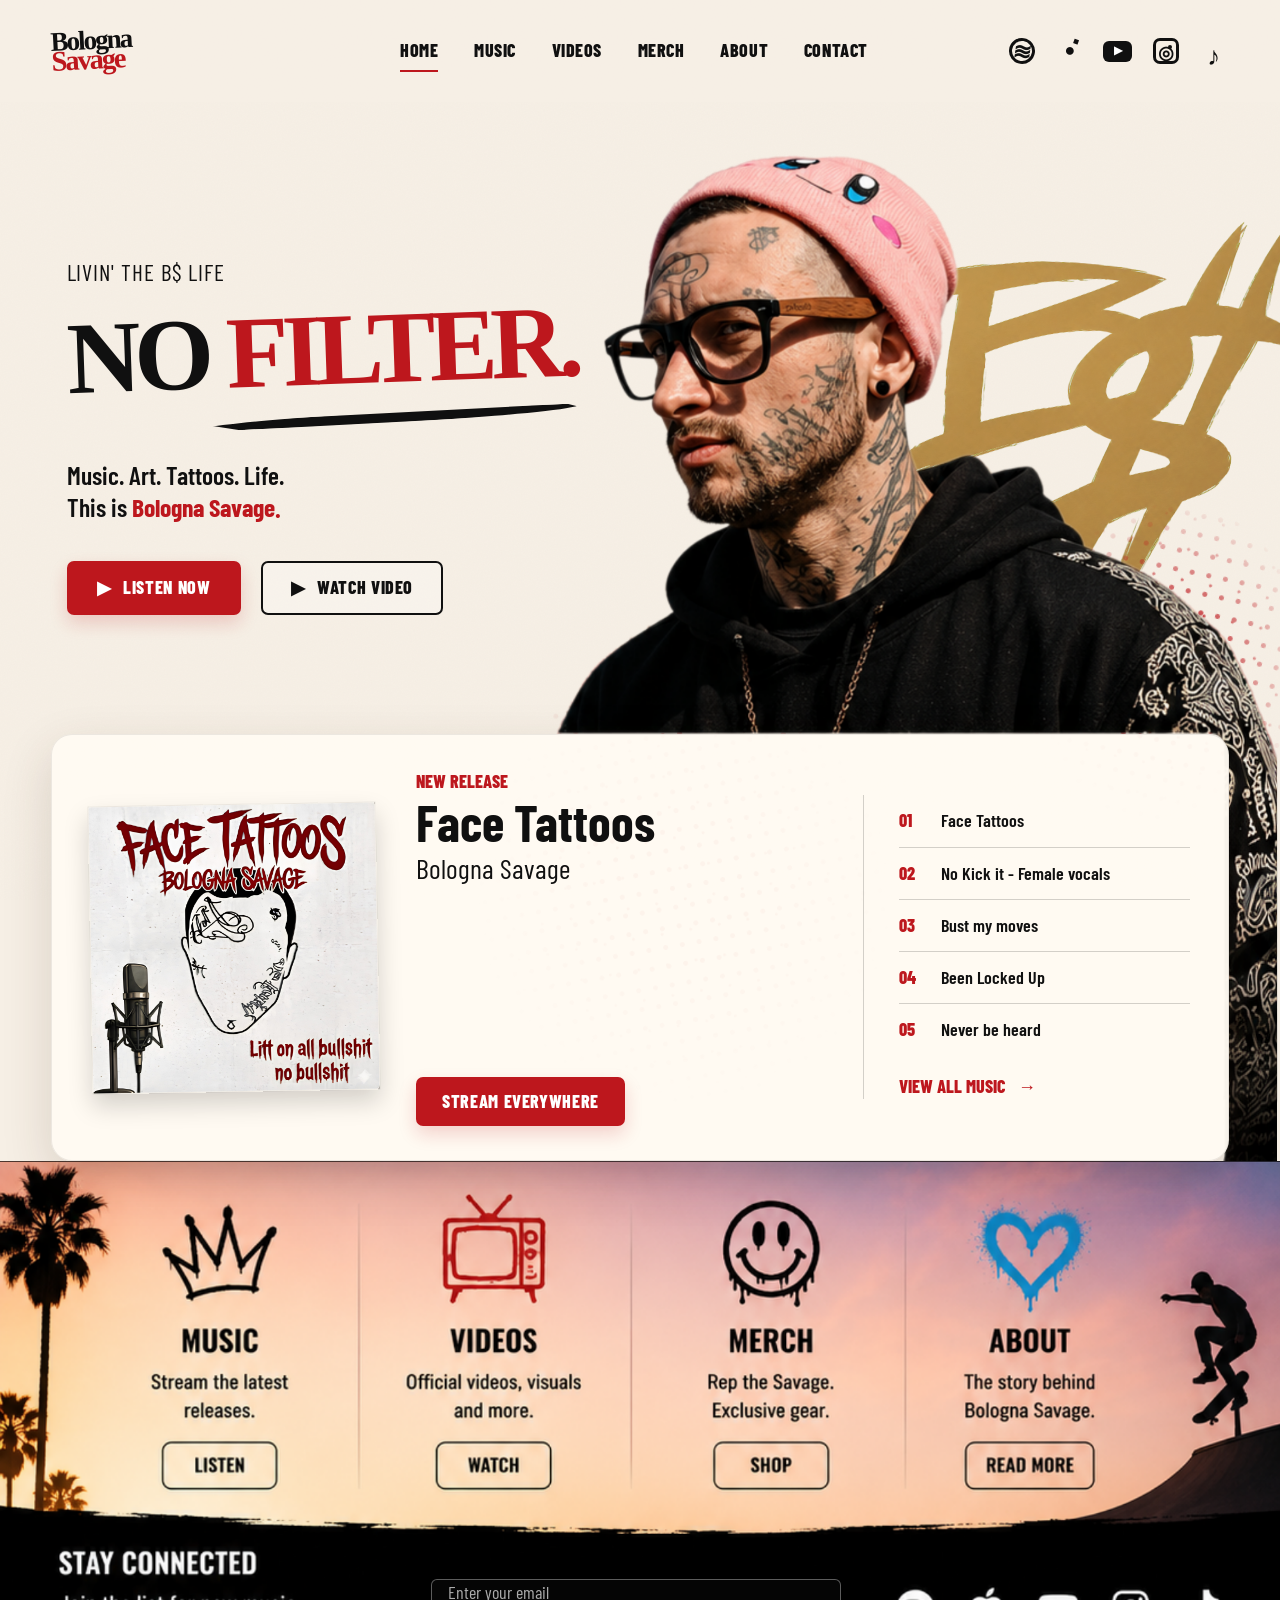
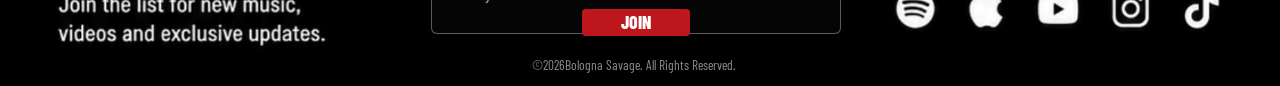
<file: index.html>
<!doctype html>
<html lang="en">
<head>
  <meta charset="utf-8">
  <meta name="viewport" content="width=device-width, initial-scale=1">
  <meta name="theme-color" content="#f6efe5">
  <title>Bologna Savage | Real Words. Real Identity. Real Life Lived.</title>
  <meta name="description" content="Independent artist. Human-written. Artist-directed. Explore the latest music, videos, and releases from Bologna Savage.">
  <meta property="og:title" content="Bologna Savage | Real Words. Real Identity. Real Life Lived.">
  <meta property="og:description" content="Independent artist. Human-written. Artist-directed. Explore the latest music, videos, and releases from Bologna Savage.">
  <meta name="twitter:title" content="Bologna Savage | Real Words. Real Identity. Real Life Lived.">
  <meta name="twitter:description" content="Independent artist. Human-written. Artist-directed. Explore the latest music, videos, and releases from Bologna Savage.">
  <link rel="preconnect" href="https://fonts.googleapis.com">
  <link rel="preconnect" href="https://fonts.gstatic.com" crossorigin>
  <link href="https://fonts.googleapis.com/css2?family=Barlow+Condensed:wght@400;500;600;700;800;900&family=Permanent+Marker&display=swap" rel="stylesheet">
  <link rel="icon" href="images/bs-logo-gold.png">
  <link rel="stylesheet" href="styles.css?v=mobile-skater-visible-1">
</head>
<body>
  <a class="skip-link" href="#main-content">Skip to content</a>
  <header class="site-header" id="home">
    <a class="wordmark" href="#home" aria-label="Bologna Savage home"><span>Bologna</span><strong>Savage</strong></a>
    <button class="menu-toggle" type="button" aria-expanded="false" aria-controls="primary-nav" aria-label="Open navigation menu"><span></span><span></span><span></span></button>
    <nav class="primary-nav" id="primary-nav" aria-label="Primary navigation">
      <a class="is-active" href="#home">Home</a><a href="#music">Music</a><a href="#videos">Videos</a><a href="#merch">Merch</a><a href="about.html">About</a><a href="#contact">Contact</a>
    </nav>
    <nav class="social-nav header-socials" aria-label="Music and social links">
      <!-- Replace placeholder destinations with official artist profile URLs when available. -->
      <a href="https://open.spotify.com/artist/1iJpRWiCG7e5grLmCbeIa1" target="_blank" rel="noopener noreferrer" aria-label="Bologna Savage on Spotify"><span class="social-icon spotify" aria-hidden="true">≋</span></a>
      <a href="https://music.apple.com/us/artist/bologna-savage/1714310653" target="_blank" rel="noopener noreferrer" aria-label="Bologna Savage on Apple Music"><span class="social-icon apple" aria-hidden="true">●</span></a>
      <a href="https://www.youtube.com/channel/UCSRJ0Tz1UBuM8TxJ6avC36g" target="_blank" rel="noopener noreferrer" aria-label="Bologna Savage on YouTube"><span class="social-icon youtube" aria-hidden="true">▶</span></a>
      <a href="#contact" data-placeholder aria-label="Instagram link coming soon"><span class="social-icon instagram" aria-hidden="true">◎</span></a>
      <a href="#contact" data-placeholder aria-label="TikTok link coming soon"><span class="social-icon tiktok" aria-hidden="true">♪</span></a>
    </nav>
  </header>

  <main id="main-content">
    <section class="hero" aria-labelledby="hero-title">
      <div class="hero-copy">
        <p class="eyebrow">Livin' the B$ Life</p>
        <h1 id="hero-title"><span>No</span> <strong>Filter<span class="hero-period">.</span></strong></h1>
        <span class="brush-underline" aria-hidden="true"></span>
        <p class="hero-statement">Music. Art. Tattoos. Life.<br>This is <strong>Bologna Savage.</strong></p>
        <div class="hero-actions">
          <a class="button button-primary" href="#music"><span aria-hidden="true">▶</span> Listen now</a>
          <a class="button button-outline" href="https://www.youtube.com/channel/UCSRJ0Tz1UBuM8TxJ6avC36g" target="_blank" rel="noopener noreferrer"><span aria-hidden="true">▶</span> Watch video</a>
        </div>
      </div>
      <div class="hero-art" aria-label="Portrait of Bologna Savage">
        <span class="paint-spray paint-spray-one" aria-hidden="true"></span><span class="paint-spray paint-spray-two" aria-hidden="true"></span>
        <img class="hero-symbol" src="images/bs-logo-gold.png" alt="" aria-hidden="true">
        <img class="hero-portrait hero-player-wrap" src="images/hero-player-wrap.png" alt="Bologna Savage wearing a pink beanie, black glasses, and a black patterned hoodie">
        <img class="hero-portrait hero-player-wrap hero-player-wrap-extension" src="images/hero-player-wrap.png" alt="" aria-hidden="true">
      </div>
    </section>

    <section class="release-wrap" id="music" aria-labelledby="release-title">
      <div class="release-card">
        <img class="release-art" src="images/face-tattoos-cover.png" alt="Face Tattoos cover artwork by Bologna Savage">
        <div class="release-main">
          <p class="section-label">New release</p><h2 id="release-title">Face Tattoos</h2><p class="release-artist">Bologna Savage</p>
          <!-- Replace the existing verified Bologna Savage Spotify URL with the Face Tattoos release URL when supplied. -->
          <iframe class="spotify-embed" src="https://open.spotify.com/embed/track/2TgCdfFglK2UQYoVYYXeGH" title="Face Tattoos by Bologna Savage on Spotify" width="100%" height="152" loading="lazy" allow="autoplay; clipboard-write; encrypted-media; fullscreen; picture-in-picture"></iframe>
          <a class="button button-primary stream-button" href="https://open.spotify.com/album/1YIgxT0juEm1k2J970i54P" target="_blank" rel="noopener noreferrer">Stream everywhere</a>
        </div>
        <div class="track-panel" aria-label="Face Tattoos track list">
          <ol class="track-list">
            <li><span>01</span><strong>Face Tattoos</strong></li><li><span>02</span><strong>No Kick it - Female vocals</strong></li><li><span>03</span><strong>Bust my moves</strong></li><li><span>04</span><strong>Been Locked Up</strong></li><li><span>05</span><strong>Never be heard</strong></li>
          </ol>
          <a class="text-link" href="https://open.spotify.com/artist/1iJpRWiCG7e5grLmCbeIa1" target="_blank" rel="noopener noreferrer">View all music <span aria-hidden="true">→</span></a>
        </div>
      </div>
    </section>

    <section class="sunset-features" aria-label="Explore Bologna Savage">
      <div class="sun-glow" aria-hidden="true"></div>
      <div class="palm-scene" aria-hidden="true"><span class="palm palm-one"></span><span class="palm palm-two"></span></div>
      <div class="skate-scene" aria-hidden="true"><span class="ramp"></span><span class="skater"></span></div>
      <div class="feature-grid">
        <article class="feature" aria-labelledby="feature-music">
          <img class="feature-icon feature-icon-music" src="images/feature-icon-music.png" alt="" aria-hidden="true">
          <h2 id="feature-music">Music</h2><p>Stream the latest releases.</p><a class="small-button" href="https://open.spotify.com/artist/1iJpRWiCG7e5grLmCbeIa1" target="_blank" rel="noopener noreferrer">Listen</a>
        </article>
        <article class="feature" id="videos" aria-labelledby="feature-videos">
          <img class="feature-icon feature-icon-videos" src="images/feature-icon-videos.png" alt="" aria-hidden="true">
          <h2 id="feature-videos">Videos</h2><p>Official videos, visuals and more.</p><a class="small-button" href="https://www.youtube.com/channel/UCSRJ0Tz1UBuM8TxJ6avC36g" target="_blank" rel="noopener noreferrer">Watch</a>
        </article>
        <article class="feature" id="merch" aria-labelledby="feature-merch">
          <img class="feature-icon feature-icon-merch" src="images/feature-icon-merch.png" alt="" aria-hidden="true">
          <h2 id="feature-merch">Merch</h2><p>Rep the Savage. Exclusive gear.</p><button class="small-button" type="button" data-coming-soon>Shop</button><span class="coming-soon" role="status" aria-live="polite"></span>
        </article>
        <article class="feature" id="about" aria-labelledby="feature-about">
          <img class="feature-icon feature-icon-about" src="images/feature-icon-about.png" alt="" aria-hidden="true">
          <h2 id="feature-about">About</h2><p>The story behind Bologna Savage.</p><a class="small-button" href="about.html">Read more</a>
        </article>
      </div>
    </section>
  </main>

  <footer class="site-footer" id="contact">
    <div class="footer-content">
      <div class="footer-copy"><h2>Stay connected</h2><p>Join the list for new music,<br>videos and exclusive updates.</p></div>
      <!-- Connect this form to Formspree, Mailchimp, Buttondown, or another mailing-list provider. -->
      <form class="signup-form" id="signup-form" novalidate><label class="sr-only" for="email">Email address</label><input id="email" name="email" type="email" autocomplete="email" placeholder="Enter your email" required><button type="submit">Join</button><p class="form-status" role="status" aria-live="polite"></p></form>
      <nav class="social-nav footer-socials" aria-label="Footer music and social links">
        <a href="https://open.spotify.com/artist/1iJpRWiCG7e5grLmCbeIa1" target="_blank" rel="noopener noreferrer" aria-label="Bologna Savage on Spotify"><span class="social-icon spotify" aria-hidden="true">≋</span></a><a href="https://music.apple.com/us/artist/bologna-savage/1714310653" target="_blank" rel="noopener noreferrer" aria-label="Bologna Savage on Apple Music"><span class="social-icon apple" aria-hidden="true">●</span></a><a href="https://www.youtube.com/channel/UCSRJ0Tz1UBuM8TxJ6avC36g" target="_blank" rel="noopener noreferrer" aria-label="Bologna Savage on YouTube"><span class="social-icon youtube" aria-hidden="true">▶</span></a><a href="#contact" data-placeholder aria-label="Instagram link coming soon"><span class="social-icon instagram" aria-hidden="true">◎</span></a><a href="#contact" data-placeholder aria-label="TikTok link coming soon"><span class="social-icon tiktok" aria-hidden="true">♪</span></a>
      </nav>
    </div>
    <p class="copyright">© <span id="year">2026</span> Bologna Savage. All Rights Reserved.</p>
  </footer>
  <script src="script.js"></script>
</body>
</html>
</file>
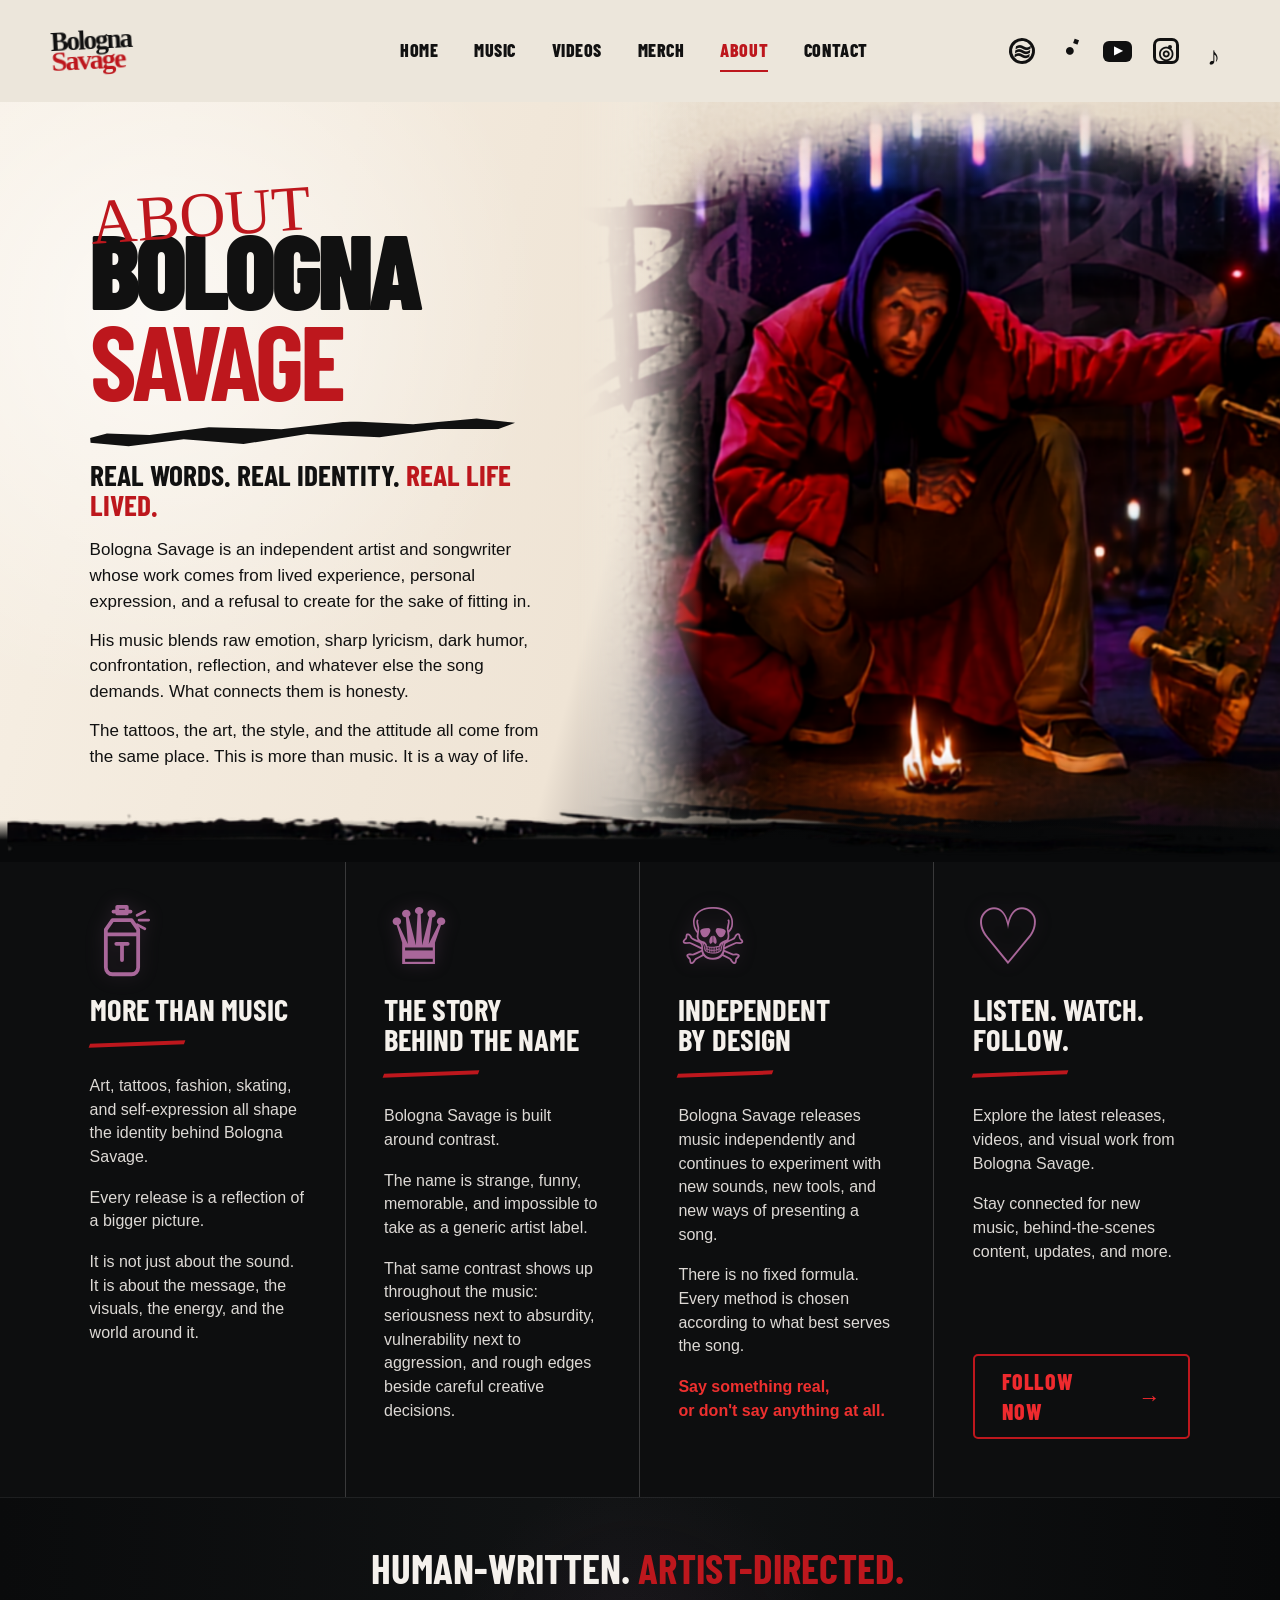
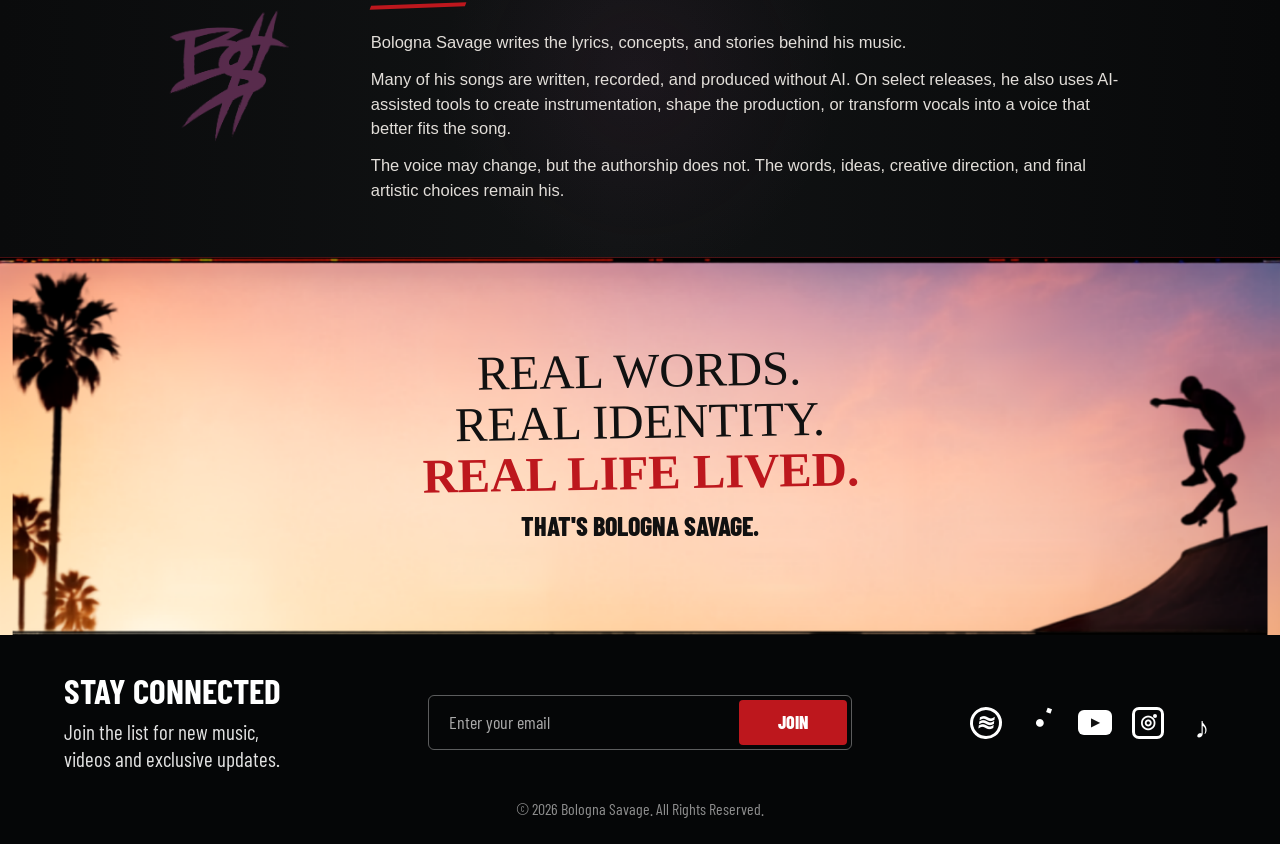
<file: about.html>
<!doctype html>
<html lang="en">
<head>
  <meta charset="utf-8">
  <meta name="viewport" content="width=device-width, initial-scale=1">
  <meta name="theme-color" content="#f6efe5">
  <title>About Bologna Savage | Real Words. Real Identity.</title>
  <meta name="description" content="Meet Bologna Savage: independent artist, songwriter, visual storyteller, and creator of human-written, artist-directed music.">
  <link rel="preconnect" href="https://fonts.googleapis.com">
  <link rel="preconnect" href="https://fonts.gstatic.com" crossorigin>
  <link href="https://fonts.googleapis.com/css2?family=Barlow+Condensed:wght@400;500;600;700;800;900&family=Permanent+Marker&display=swap" rel="stylesheet">
  <link rel="icon" href="images/bs-logo-gold.png">
  <link rel="stylesheet" href="styles.css">
  <link rel="stylesheet" href="about.css?v=mobile-transition-1">
</head>
<body class="about-page">
  <a class="skip-link" href="#main-content">Skip to content</a>

  <header class="site-header" id="top">
    <a class="wordmark" href="index.html" aria-label="Bologna Savage home"><span>Bologna</span><strong>Savage</strong></a>
    <button class="menu-toggle" type="button" aria-expanded="false" aria-controls="primary-nav" aria-label="Open navigation menu"><span></span><span></span><span></span></button>
    <nav class="primary-nav" id="primary-nav" aria-label="Primary navigation">
      <a href="index.html">Home</a>
      <a href="index.html#music">Music</a>
      <a href="index.html#videos">Videos</a>
      <a href="index.html#merch">Merch</a>
      <a class="is-active" href="about.html" aria-current="page">About</a>
      <a href="#contact">Contact</a>
    </nav>
    <nav class="social-nav header-socials" aria-label="Music and social links">
      <a href="https://open.spotify.com/artist/1iJpRWiCG7e5grLmCbeIa1" target="_blank" rel="noopener noreferrer" aria-label="Bologna Savage on Spotify"><span class="social-icon spotify" aria-hidden="true">&#8779;</span></a>
      <a href="https://music.apple.com/us/artist/bologna-savage/1714310653" target="_blank" rel="noopener noreferrer" aria-label="Bologna Savage on Apple Music"><span class="social-icon apple" aria-hidden="true">&#9679;</span></a>
      <a href="https://www.youtube.com/channel/UCSRJ0Tz1UBuM8TxJ6avC36g" target="_blank" rel="noopener noreferrer" aria-label="Bologna Savage on YouTube"><span class="social-icon youtube" aria-hidden="true">&#9654;</span></a>
      <a href="#contact" data-placeholder aria-label="Instagram link coming soon"><span class="social-icon instagram" aria-hidden="true">&#9678;</span></a>
      <a href="#contact" data-placeholder aria-label="TikTok link coming soon"><span class="social-icon tiktok" aria-hidden="true">&#9834;</span></a>
    </nav>
  </header>

  <main id="main-content">
    <section class="about-hero" aria-labelledby="about-title">
      <div class="about-hero-copy">
        <p class="about-kicker">About</p>
        <h1 id="about-title"><span>Bologna</span><strong>Savage</strong></h1>
        <span class="about-brush-line" aria-hidden="true"></span>
        <h2>Real words. Real identity. <strong>Real life lived.</strong></h2>
        <p>Bologna Savage is an independent artist and songwriter whose work comes from lived experience, personal expression, and a refusal to create for the sake of fitting in.</p>
        <p>His music blends raw emotion, sharp lyricism, dark humor, confrontation, reflection, and whatever else the song demands. What connects them is honesty.</p>
        <p class="hero-lifestyle-copy">The tattoos, the art, the style, and the attitude all come from the same place. This is more than music. It is a way of life.</p>
      </div>

      <div class="about-hero-visual" role="img" aria-label="Bologna Savage crouching beside a skateboard and flame"></div>
    </section>

    <section class="identity-section" aria-label="The Bologna Savage creative identity">
      <div class="identity-grid">
        <article class="identity-card">
                    <svg class="identity-icon art-icon" viewBox="0 0 64 80" aria-hidden="true" focusable="false">
            <path d="M23 9h18M27 4h10v7H27zM22 18h20l7 10v40a7 7 0 0 1-7 7H22a7 7 0 0 1-7-7V28l7-10zM15 33h34M26 43h12M32 43v17"/>
            <path class="spray-mist" d="M48 13l8-4M50 18h10M48 23l8 4"/>
          </svg>
          <h2>More than music</h2>
          <span class="red-rule" aria-hidden="true"></span>
          <p>Art, tattoos, fashion, skating, and self-expression all shape the identity behind Bologna Savage.</p>
          <p class="mobile-only-lifestyle">The tattoos, the art, the style, and the attitude all come from the same place. This is more than music. It is a way of life.</p>
          <p>Every release is a reflection of a bigger picture.</p>
          <p>It is not just about the sound. It is about the message, the visuals, the energy, and the world around it.</p>
        </article>

        <article class="identity-card">
          <span class="identity-icon crown-icon" aria-hidden="true">&#9819;</span>
          <h2>The story<br>behind the name</h2>
          <span class="red-rule" aria-hidden="true"></span>
          <p>Bologna Savage is built around contrast.</p>
          <p>The name is strange, funny, memorable, and impossible to take as a generic artist label.</p>
          <p>That same contrast shows up throughout the music: seriousness next to absurdity, vulnerability next to aggression, and rough edges beside careful creative decisions.</p>
        </article>

        <article class="identity-card">
          <span class="identity-icon skull-icon" aria-hidden="true">&#9760;</span>
          <h2>Independent<br>by design</h2>
          <span class="red-rule" aria-hidden="true"></span>
          <p>Bologna Savage releases music independently and continues to experiment with new sounds, new tools, and new ways of presenting a song.</p>
          <p>There is no fixed formula. Every method is chosen according to what best serves the song.</p>
          <p class="identity-callout">Say something real,<br>or don't say anything at all.</p>
        </article>

        <article class="identity-card">
          <span class="identity-icon heart-icon" aria-hidden="true">&#9825;</span>
          <h2>Listen. Watch.<br>Follow.</h2>
          <span class="red-rule" aria-hidden="true"></span>
          <p>Explore the latest releases, videos, and visual work from Bologna Savage.</p>
          <p>Stay connected for new music, behind-the-scenes content, updates, and more.</p>
          <a class="about-follow-button" href="#contact">Follow now <span aria-hidden="true">&rarr;</span></a>
        </article>
      </div>
    </section>

    <section class="process-section process-note-section" aria-labelledby="process-title">
      <div class="process-note">
        <span class="process-note-logo" aria-hidden="true"></span>
        <div class="process-note-copy">
          <h2 id="process-title">Human-written. <strong>Artist-directed.</strong></h2>
          <span class="red-rule" aria-hidden="true"></span>
          <p>Bologna Savage writes the lyrics, concepts, and stories behind his music.</p>
          <p>Many of his songs are written, recorded, and produced without AI. On select releases, he also uses AI-assisted tools to create instrumentation, shape the production, or transform vocals into a voice that better fits the song.</p>
          <p>The voice may change, but the authorship does not. The words, ideas, creative direction, and final artistic choices remain his.</p>
        </div>
      </div>
    </section>

    <section class="about-sunset" aria-label="Palm trees and skateboarder at sunset">
      <div class="sunset-message">
        <p>Real words. Real identity. <strong>Real life lived.</strong></p>
        <span>That's Bologna Savage.</span>
      </div>
    </section>
  </main>

  <footer class="site-footer about-footer" id="contact">
    <div class="footer-content">
      <div class="footer-copy">
        <h2>Stay connected</h2>
        <p>Join the list for new music,<br>videos and exclusive updates.</p>
      </div>
      <!-- Connect this form to Formspree, Mailchimp, Buttondown, or another mailing-list provider. -->
      <form class="signup-form" id="signup-form" novalidate>
        <label class="sr-only" for="about-email">Email address</label>
        <input id="about-email" name="email" type="email" autocomplete="email" placeholder="Enter your email" required>
        <button type="submit">Join</button>
        <p class="form-status" role="status" aria-live="polite"></p>
      </form>
      <nav class="social-nav footer-socials" aria-label="Footer music and social links">
        <a href="https://open.spotify.com/artist/1iJpRWiCG7e5grLmCbeIa1" target="_blank" rel="noopener noreferrer" aria-label="Bologna Savage on Spotify"><span class="social-icon spotify" aria-hidden="true">&#8779;</span></a>
        <a href="https://music.apple.com/us/artist/bologna-savage/1714310653" target="_blank" rel="noopener noreferrer" aria-label="Bologna Savage on Apple Music"><span class="social-icon apple" aria-hidden="true">&#9679;</span></a>
        <a href="https://www.youtube.com/channel/UCSRJ0Tz1UBuM8TxJ6avC36g" target="_blank" rel="noopener noreferrer" aria-label="Bologna Savage on YouTube"><span class="social-icon youtube" aria-hidden="true">&#9654;</span></a>
        <a href="#contact" data-placeholder aria-label="Instagram link coming soon"><span class="social-icon instagram" aria-hidden="true">&#9678;</span></a>
        <a href="#contact" data-placeholder aria-label="TikTok link coming soon"><span class="social-icon tiktok" aria-hidden="true">&#9834;</span></a>
      </nav>
    </div>
    <p class="copyright">&copy; <span id="year">2026</span> Bologna Savage. All Rights Reserved.</p>
  </footer>

  <script src="script.js"></script>
</body>
</html>
</file>
<file: styles.css>
:root{--cream:#f6efe5;--paper:#fffaf2;--ink:#101010;--red:#bd171d;--red2:#961116;--gold:#b78a3d;--line:rgba(16,16,16,.18);--display:"Barlow Condensed",Impact,sans-serif;--brush:"Permanent Marker","Segoe Print",cursive}
*{box-sizing:border-box}html{scroll-behavior:smooth;scroll-padding-top:96px}body{margin:0;color:var(--ink);background:var(--cream);font-family:var(--display);font-size:18px;line-height:1.4;overflow-x:hidden}body:before{content:"";position:fixed;inset:0;z-index:-1;pointer-events:none;opacity:.13;background-image:url("data:image/svg+xml,%3Csvg xmlns='http://www.w3.org/2000/svg' width='130' height='130'%3E%3Cfilter id='n'%3E%3CfeTurbulence type='fractalNoise' baseFrequency='.7' numOctaves='2'/%3E%3C/filter%3E%3Crect width='100%25' height='100%25' filter='url(%23n)' opacity='.18'/%3E%3C/svg%3E")}a{color:inherit;text-decoration:none}button,input{font:inherit}img{display:block;max-width:100%}:focus-visible{outline:3px solid #1477d4;outline-offset:4px}.skip-link{position:fixed;top:12px;left:12px;z-index:200;padding:10px 16px;background:var(--ink);color:#fff;transform:translateY(-150%)}.skip-link:focus{transform:none}.sr-only{position:absolute;width:1px;height:1px;padding:0;margin:-1px;overflow:hidden;clip:rect(0,0,0,0);white-space:nowrap;border:0}
.site-header{position:relative;z-index:50;min-height:102px;display:grid;grid-template-columns:210px 1fr auto;align-items:center;gap:38px;max-width:1600px;margin:auto;padding:14px clamp(24px,4vw,66px);background:rgba(246,239,229,.95)}.wordmark{display:inline-flex;flex-direction:column;width:max-content;font-family:var(--brush);font-size:clamp(27px,2.1vw,39px);font-weight:900;line-height:.72;letter-spacing:-2px;transform:rotate(-3deg)}.wordmark strong{color:var(--red);font-size:1.05em}.primary-nav{display:flex;justify-content:center;gap:clamp(20px,2.8vw,48px)}.primary-nav a{position:relative;padding:12px 0;font-weight:800;text-transform:uppercase;letter-spacing:.03em}.primary-nav a:after{content:"";position:absolute;left:0;right:0;bottom:4px;height:2px;background:var(--red);transform:scaleX(0);transition:transform .16s}.primary-nav a:hover:after,.primary-nav a.is-active:after{transform:scaleX(1)}.social-nav{display:flex;align-items:center;gap:18px}.social-nav a{display:grid;place-items:center;width:30px;height:34px;transition:.16s}.social-nav a:hover{color:var(--red);transform:translateY(-2px)}.social-icon{position:relative;display:grid;place-items:center;width:26px;height:26px;font-family:Arial,sans-serif;font-size:18px;font-weight:900}.spotify{border:3px solid currentColor;border-radius:50%;font-size:22px;line-height:1;transform:rotate(8deg)}.apple:after{content:"◆";position:absolute;top:-2px;right:4px;font-size:8px;transform:rotate(-25deg)}.youtube{width:29px;height:21px;border-radius:6px;color:#fff;background:var(--ink);font-size:11px}.instagram{border:3px solid currentColor;border-radius:7px}.instagram:after{content:"";position:absolute;top:4px;right:4px;width:4px;height:4px;border-radius:50%;background:currentColor}.tiktok{font-size:26px}.menu-toggle{display:none;width:46px;height:42px;padding:10px;border:1px solid var(--ink);border-radius:6px;background:transparent;cursor:pointer}.menu-toggle span{display:block;height:2px;margin:5px 0;background:var(--ink)}
.hero{position:relative;min-height:690px;max-width:1600px;margin:auto;padding:clamp(50px,7vw,105px) clamp(24px,5.2vw,84px) 40px;display:grid;grid-template-columns:46% 54%;align-items:center;isolation:isolate}.hero-copy{position:relative;z-index:5;align-self:start;padding-top:clamp(60px,5vw,92px)}.eyebrow{margin:0 0 18px;font-size:clamp(20px,1.8vw,29px);text-transform:uppercase;letter-spacing:.04em}.hero h1{margin:0;font-family:var(--brush);font-size:clamp(76px,8vw,146px);line-height:.86;letter-spacing:-.065em;text-transform:uppercase;white-space:nowrap;transform:rotate(-2deg)}.hero h1 strong{color:var(--red);font-weight:inherit}.brush-underline{display:block;width:min(74%,430px);height:15px;margin:16px 0 34px 24%;border-radius:100% 0;background:var(--ink);clip-path:polygon(0 42%,96% 0,100% 30%,97% 62%,12% 100%);transform:rotate(-2deg)}.hero-statement{margin:0;font-size:clamp(24px,2vw,33px);font-weight:600;line-height:1.25}.hero-statement strong{color:var(--red)}.hero-actions{display:flex;flex-wrap:wrap;gap:20px;margin-top:38px}.button,.small-button{display:inline-flex;align-items:center;justify-content:center;gap:12px;min-height:54px;padding:10px 28px;border:2px solid var(--ink);border-radius:7px;font-weight:800;letter-spacing:.035em;text-transform:uppercase;cursor:pointer;transition:transform .16s,background .16s}.button:hover,.small-button:hover{transform:translateY(-3px)}.button-primary{border-color:var(--red);color:#fff;background:var(--red);box-shadow:0 8px 18px rgba(189,23,29,.18)}.button-primary:hover{background:var(--red2)}.button-outline{background:rgba(255,255,255,.25)}.hero-art{position:absolute;z-index:1;top:5px;right:-2%;bottom:0;width:68%;pointer-events:none}.hero-symbol{position:absolute;z-index:0;top:5%;right:-5%;width:57%;max-height:68%;object-fit:contain;opacity:.9;transform:rotate(5deg)}.hero-portrait{position:absolute;z-index:2;right:0;bottom:-1px;width:min(76%,870px);max-height:100%;object-fit:contain;object-position:bottom right}.paint-spray{position:absolute;z-index:1;border-radius:50%;opacity:.88;background:radial-gradient(circle,var(--red) 0 2px,transparent 3px),radial-gradient(circle at 70% 45%,var(--red) 0 1px,transparent 2px);background-size:17px 19px,29px 31px;mask-image:radial-gradient(ellipse,#000 20%,transparent 72%)}.paint-spray-one{width:52%;height:46%;left:3%;bottom:0;transform:rotate(-10deg)}.paint-spray-two{width:32%;height:34%;right:-1%;top:37%;transform:rotate(12deg)}
.release-wrap{position:relative;z-index:10;max-width:1480px;margin:-58px auto 0;padding:0 clamp(24px,4vw,52px)}.release-card{display:grid;grid-template-columns:minmax(220px,.88fr) minmax(310px,1.25fr) minmax(310px,1fr);gap:clamp(24px,3vw,46px);min-height:390px;padding:34px 38px;overflow:hidden;border:1px solid rgba(16,16,16,.08);border-radius:21px;background:rgba(255,250,242,.97);box-shadow:0 18px 50px rgba(69,45,31,.16)}.release-art-placeholder{position:relative;min-height:315px;padding:22px;overflow:hidden;color:var(--red);background:#e6dfd5;border:1px solid rgba(0,0,0,.07);box-shadow:0 12px 25px rgba(0,0,0,.17);font-family:var(--brush);text-align:center;transform:rotate(-1deg)}.release-art-placeholder:before{content:"";position:absolute;inset:0;opacity:.24;background-image:repeating-linear-gradient(0deg,transparent 0 5px,rgba(0,0,0,.09) 6px)}.cover-kicker,.release-art-placeholder strong,.release-art-placeholder small{position:relative;z-index:2;display:block}.cover-kicker{font-size:17px}.release-art-placeholder strong{font-size:clamp(31px,3vw,49px);line-height:1}.release-art-placeholder small{position:absolute;right:14px;bottom:14px;color:var(--red);font-family:var(--display);font-size:15px;font-weight:700;line-height:1.1}.cover-face{position:absolute;left:50%;top:58%;width:105px;height:126px;border:4px solid var(--ink);border-radius:45% 45% 48% 48%;transform:translate(-50%,-50%)}.cover-face:before,.cover-face:after{content:"";position:absolute;top:45px;width:9px;height:7px;border-radius:50%;background:var(--ink)}.cover-face:before{left:25px}.cover-face:after{right:25px}.cover-hair{position:absolute;left:-5px;right:-5px;top:-12px;height:35px;background:var(--ink);clip-path:polygon(0 85%,6% 20%,17% 75%,27% 4%,38% 70%,50% 0,61% 70%,74% 10%,84% 75%,94% 20%,100% 88%)}.cover-mouth{position:absolute;left:32px;right:32px;bottom:29px;height:10px;border-bottom:3px solid var(--ink);border-radius:50%}.release-main{display:flex;flex-direction:column;justify-content:center}.section-label{margin:0;color:var(--red);font-weight:800;text-transform:uppercase}.release-main h2{margin:2px 0 0;font-size:clamp(48px,4vw,68px);line-height:1}.release-artist{margin:2px 0 18px;font-size:28px}.spotify-embed{display:block;width:100%;border:0;border-radius:12px}.stream-button{align-self:flex-start;min-height:46px;margin-top:18px;padding-inline:24px}.track-panel{align-self:center;width:100%;padding-left:35px;border-left:1px solid var(--line)}.track-list{margin:0;padding:0;list-style:none}.track-list li{display:grid;grid-template-columns:34px 1fr;gap:8px;padding:13px 0;border-bottom:1px solid var(--line)}.track-list li:last-child{border:0}.track-list span{color:var(--red);font-weight:800}.track-list strong{font-weight:600}.text-link{display:inline-flex;gap:13px;margin-top:19px;color:var(--red);font-weight:800;text-transform:uppercase}
.sunset-features{position:relative;min-height:440px;margin-top:-2px;padding:95px clamp(30px,8vw,130px) 85px;overflow:hidden;background:linear-gradient(135deg,#f3c7b1 0%,#f4a68e 34%,#e9a7a8 62%,#ae9aba 100%);isolation:isolate}.sunset-features:after{content:"";position:absolute;z-index:8;left:-2%;right:-2%;bottom:-1px;height:24px;background:var(--ink);clip-path:polygon(0 22%,4% 53%,9% 31%,15% 63%,22% 38%,29% 75%,36% 34%,45% 65%,53% 41%,61% 74%,68% 37%,75% 68%,82% 34%,91% 58%,100% 28%,100% 100%,0 100%)}.sun-glow{position:absolute;z-index:-1;left:-5%;bottom:-25%;width:55%;aspect-ratio:1;border-radius:50%;background:radial-gradient(circle,rgba(255,228,169,.9),transparent 68%)}.feature-grid{position:relative;z-index:5;display:grid;grid-template-columns:repeat(4,1fr);max-width:1300px;margin:auto}.feature{min-height:265px;padding:0 clamp(16px,3vw,44px);text-align:center;border-right:1px solid rgba(16,16,16,.15)}.feature:last-child{border:0}.feature-icon{display:block;width:88px;height:78px;margin:0 auto 6px;object-fit:contain;object-position:center;overflow:visible;fill:none;stroke:currentColor;stroke-width:5;stroke-linecap:round;stroke-linejoin:round;transform:rotate(-2deg)}.feature h2{margin:6px 0 2px;font-size:35px;font-weight:900;text-transform:uppercase}.feature p{min-height:50px;margin:0 auto 18px;font-size:20px;line-height:1.25}.small-button{min-width:112px;min-height:45px;padding:6px 20px;background:rgba(255,255,255,.24)}.coming-soon{display:block;height:21px;margin-top:6px;color:var(--red2);font-size:16px;font-weight:800;text-transform:uppercase}.palm-scene{position:absolute;z-index:1;left:-12px;bottom:0;width:165px;height:390px}.palm{position:absolute;bottom:8px;width:17px;height:290px;background:var(--ink);border-radius:50% 50% 8px 8px;transform-origin:bottom;transform:rotate(-7deg)}.palm:before{content:"";position:absolute;top:-15px;left:50%;width:155px;height:105px;background:var(--ink);clip-path:polygon(49% 48%,0 14%,42% 41%,13% 72%,46% 54%,30% 100%,53% 57%,73% 99%,60% 54%,100% 77%,65% 43%,100% 14%,58% 38%,54% 0);transform:translateX(-50%)}.palm-one{left:22px}.palm-two{left:93px;height:185px;width:11px;transform:rotate(5deg)}.palm-two:before{width:100px;height:74px}.skate-scene{position:absolute;z-index:2;right:-10px;bottom:11px;width:210px;height:260px}.ramp{position:absolute;right:0;bottom:0;width:190px;height:100px;background:var(--ink);clip-path:polygon(100% 0,100% 100%,0 100%,28% 80%,50% 52%,70% 24%)}.skater{position:absolute;right:62px;top:37px;width:66px;height:100px;background:var(--ink);clip-path:polygon(44% 0,61% 8%,60% 25%,76% 34%,92% 58%,78% 65%,63% 48%,54% 84%,80% 93%,70% 100%,40% 92%,32% 61%,12% 81%,2% 71%,28% 39%,35% 22%);transform:rotate(-12deg)}.skater:before{content:"";position:absolute;top:-13px;left:27px;width:23px;height:23px;border-radius:50%;background:var(--ink)}.skater:after{content:"";position:absolute;left:-5px;bottom:-17px;width:92px;height:8px;border-radius:50%;background:var(--ink);transform:rotate(11deg);box-shadow:12px 7px 0 -1px var(--ink),69px -7px 0 -1px var(--ink)}
.site-footer{position:relative;z-index:10;padding:38px clamp(28px,5vw,80px) 25px;color:#fff;background:var(--ink)}.footer-content{display:grid;grid-template-columns:1fr minmax(360px,1.35fr) 1fr;align-items:center;gap:50px;max-width:1430px;margin:auto}.footer-copy h2{margin:0;font-size:34px;text-transform:uppercase}.footer-copy p{margin:4px 0 0;color:#e3e3e3;font-size:21px}.signup-form{position:relative;display:grid;grid-template-columns:1fr auto;min-height:55px;border:1px solid rgba(255,255,255,.35);border-radius:6px}.signup-form input{min-width:0;padding:0 20px;border:0;color:#fff;background:transparent;outline:0}.signup-form input::placeholder{color:#aaa}.signup-form button{min-width:108px;margin:4px;border:0;border-radius:4px;color:#fff;background:var(--red);font-weight:800;text-transform:uppercase;cursor:pointer}.form-status{position:absolute;top:calc(100% + 7px);left:0;margin:0;color:#f0b0b2;font-size:15px}.footer-socials{justify-content:flex-end;gap:24px}.footer-socials .youtube{color:var(--ink);background:#fff}.copyright{margin:26px 0 0;color:#8e8e8e;font-size:16px;text-align:center}
@media(max-width:1180px){.site-header{grid-template-columns:170px 1fr auto;gap:18px}.primary-nav{gap:20px}.header-socials{gap:10px}.hero{grid-template-columns:50% 50%;min-height:620px}.hero-art{width:64%}.release-card{grid-template-columns:230px minmax(280px,1fr)}.track-panel{grid-column:1/-1;padding:22px 0 0;border-top:1px solid var(--line);border-left:0}.track-list{display:grid;grid-template-columns:repeat(5,1fr)}.track-list li{display:flex;flex-direction:column;padding:0 12px;border-right:1px solid var(--line);border-bottom:0}.track-list li:last-child{border:0}.footer-content{grid-template-columns:1fr 1.25fr}.footer-socials{grid-column:1/-1;justify-content:center}}
@media(max-width:920px){.site-header{position:sticky;top:0;grid-template-columns:1fr auto;min-height:82px;padding-block:12px;box-shadow:0 2px 16px rgba(0,0,0,.08)}.menu-toggle{display:block;grid-column:2}.primary-nav{position:absolute;top:100%;left:0;right:0;display:none;flex-direction:column;gap:0;padding:12px 24px 22px;background:var(--paper);box-shadow:0 16px 22px rgba(0,0,0,.12)}.primary-nav.is-open{display:flex}.primary-nav a{padding:12px 0;border-bottom:1px solid var(--line)}.primary-nav a:after{display:none}.header-socials{display:none}.hero{min-height:880px;grid-template-columns:1fr;align-items:start;padding-top:36px}.hero-copy{padding-top:20px}.hero h1{font-size:clamp(76px,14vw,112px)}.hero-art{top:auto;right:-13%;bottom:0;width:95%;height:66%}.hero-symbol{right:5%;width:57%}.hero-portrait{width:83%}.release-wrap{margin-top:-35px}.release-card{grid-template-columns:minmax(200px,.8fr) 1.2fr}.feature-grid{grid-template-columns:repeat(2,1fr)}.feature{padding:30px;border-bottom:1px solid rgba(16,16,16,.15)}.feature:nth-child(2){border-right:0}.feature:nth-child(3),.feature:nth-child(4){border-bottom:0}.palm-scene,.skate-scene{opacity:.55}}
@media(max-width:680px){body{font-size:17px}html{scroll-padding-top:82px}.site-header{padding-inline:20px}.wordmark{font-size:27px}.hero{min-height:760px;padding:28px 20px 0}.eyebrow{margin-bottom:12px;font-size:19px}.hero h1{font-size:clamp(60px,19vw,88px);white-space:normal}.brush-underline{width:66%;height:11px;margin:12px 0 20px 28%}.hero-statement{font-size:23px}.hero-actions{gap:11px;margin-top:25px}.button{min-height:49px;padding:9px 17px;font-size:16px}.hero-art{right:-31%;width:136%;height:58%}.hero-symbol{top:1%;right:19%;width:49%}.hero-portrait{right:3%;width:77%}.release-wrap{margin-top:-16px;padding-inline:14px}.release-card{grid-template-columns:1fr;gap:28px;padding:22px}.release-art-placeholder{width:min(100%,340px);min-height:335px;margin:auto}.release-main{text-align:center}.stream-button{align-self:center;width:100%}.track-panel{grid-column:auto;padding-top:22px}.track-list{display:block}.track-list li{display:grid;grid-template-columns:34px 1fr;padding:12px 0;border-right:0;border-bottom:1px solid var(--line);text-align:left}.sunset-features{padding:70px 20px 95px}.feature-grid{grid-template-columns:1fr}.feature{min-height:0;padding:32px 15px;border-right:0;border-bottom:1px solid rgba(16,16,16,.16)!important}.feature:last-child{border:0!important}.feature p{min-height:0}.palm-scene{left:-35px;opacity:.25}.skate-scene{right:-65px;opacity:.28}.footer-content{grid-template-columns:1fr;gap:30px;text-align:center}.signup-form{grid-template-columns:1fr;border:0;gap:9px}.signup-form input{min-height:52px;border:1px solid rgba(255,255,255,.35);border-radius:5px}.signup-form button{min-height:49px;margin:0}.form-status{position:static;min-height:20px}.footer-socials{grid-column:auto}}
@media(prefers-reduced-motion:reduce){html{scroll-behavior:auto}*,*:before,*:after{transition-duration:.01ms!important;animation-duration:.01ms!important;animation-iteration-count:1!important}}
html,body{max-width:100%;overflow-x:hidden}.hero{overflow:hidden}

/* Wraparound hero portrait: the PNG's transparent lower opening reveals the release card. */
@media (min-width: 921px) {
  .hero { overflow: visible; }
  .hero-art {
    z-index: 11;
    top: -24px;
    right: -1%;
    bottom: auto;
    width: 67%;
    height: 980px;
  }
  .hero-copy { z-index: 13; }
  .hero-player-wrap {
    top: 0;
    right: 1%;
    bottom: auto;
    width: auto;
    height: 980px;
    max-height: none;
    object-fit: contain;
    object-position: top right;
  }
  .release-wrap { z-index: 10; }
}
@media (min-width: 921px) and (max-width: 1180px) {
  .hero-art { right: -8%; width: 70%; height: 900px; }
  .hero-player-wrap { height: 900px; }
}
@media (max-width: 920px) {
  .hero { overflow: hidden; }
  .hero-art { overflow: hidden; }
  .hero-player-wrap {
    top: 0;
    right: 0;
    bottom: auto;
    width: 88%;
    height: auto;
    max-height: none;
    object-fit: contain;
    object-position: top right;
  }
}
@media (max-width: 680px) {
  .hero-player-wrap { right: 2%; width: 75%; }
}

/* Lower-third treatment matched to the supplied Bologna Savage reference. */
.sunset-features {
  min-height: 414px;
  padding-top: 66px;
  padding-bottom: 62px;
  background:
    linear-gradient(110deg, rgba(255,219,177,.25), transparent 34%),
    linear-gradient(112deg, #f7c6ad 0%, #f7b59f 32%, #dfa4ac 68%, #a694bd 100%);
}
.sunset-features::before {
  content: "";
  position: absolute;
  inset: 0;
  z-index: 0;
  pointer-events: none;
  opacity: .18;
  background:
    radial-gradient(ellipse at 16% 75%, rgba(255,231,177,.9), transparent 34%),
    radial-gradient(ellipse at 72% 12%, rgba(231,185,205,.75), transparent 38%);
}
.feature-grid { max-width: 1260px; }
.feature { min-height: 278px; padding-inline: clamp(22px,3vw,46px); }
.feature-icon { width: 86px; height: 76px; stroke-width: 5.5; }
.feature:nth-child(2) .feature-icon { color: #bd171d; }
.feature:nth-child(4) .feature-icon {
  color: #148fca;
  filter: drop-shadow(0 0 7px rgba(20,143,202,.28));
}
.feature h2 { margin-top: 8px; font-size: 36px; line-height: 1; }
.feature p { margin-top: 10px; margin-bottom: 18px; font-size: 20px; }
.small-button { min-width: 122px; min-height: 47px; background: rgba(255,247,226,.34); }
.site-footer { padding-top: 30px; padding-bottom: 18px; }
.footer-content { max-width: 1360px; gap: clamp(34px,4vw,66px); }
.footer-copy h2 { font-size: 35px; line-height: 1; }
.footer-copy p { margin-top: 11px; line-height: 1.25; }
.signup-form { min-height: 58px; }
.copyright { margin-top: 22px; }
@media (max-width: 920px) {
  .sunset-features { padding-top: 58px; padding-bottom: 72px; }
  .feature { min-height: 255px; }
}
@media (max-width: 680px) {
  .sunset-features { padding-top: 52px; padding-bottom: 78px; }
  .feature { padding-block: 30px; }
  .footer-copy p { margin-top: 8px; }
}

@media (min-width: 921px) {
  .skate-scene { right: -2px; width: 250px; height: 285px; }
  .skater { right: 68px; top: 7px; width: 94px; height: 142px; }
  .skater::before { top: -18px; left: 38px; width: 32px; height: 32px; }
  .skater::after { left: -8px; bottom: -24px; width: 130px; height: 10px; box-shadow: 17px 10px 0 -1px var(--ink), 98px -10px 0 -1px var(--ink); }
}
.footer-socials .social-icon { width: 32px; height: 32px; }
.footer-socials .youtube { width: 34px; height: 25px; }
.footer-socials .tiktok { font-size: 30px; }

/* Align the hero PNG's center transparency break with the release-card top edge. */
@media (min-width: 1181px) {
  .hero-art { top: 37px; }
}
@media (min-width: 921px) and (max-width: 1180px) {
  .hero-art { top: 15px; }
}

.release-art {
  align-self: center;
  width: 100%;
  height: auto;
  aspect-ratio: 1;
  object-fit: cover;
  border: 1px solid rgba(0,0,0,.08);
  box-shadow: 0 12px 25px rgba(0,0,0,.17);
  transform: rotate(-1deg);
}
@media (max-width: 680px) {
  .release-art { width: min(100%, 340px); margin-inline: auto; }
}/* Desktop lower third uses the supplied artwork itself. The live controls remain
   layered over the matching areas so the image is still accessible and usable. */
@media (min-width: 921px) {
  .sunset-features {
    height: 28.6458vw;
    min-height: 0;
    margin: 0;
    padding: 0;
    background-color: #000;
    background-image: url("images/lower-third-reference.png");
    background-repeat: no-repeat;
    background-position: center -46.5278vw;
    background-size: 100vw auto;
  }
  .sunset-features::before,
  .sunset-features::after,
  .sun-glow,
  .palm-scene,
  .skate-scene { display: none; }
  .feature-grid {
    position: absolute;
    inset: 0;
    width: 100%;
    height: 100%;
    max-width: none;
    margin: 0;
  }
  .feature {
    min-height: 0;
    padding: 0;
    border: 0;
    opacity: 0;
  }
  .feature .small-button {
    position: absolute;
    inset: 0;
    min-width: 0;
    min-height: 0;
  }
  .site-footer {
    height: 11.6319vw;
    min-height: 0;
    padding: 0;
    color: #fff;
    background-color: #000;
    background-image: url("images/lower-third-reference.png");
    background-repeat: no-repeat;
    background-position: center -75.1736vw;
    background-size: 100vw auto;
  }
  .footer-content {
    position: relative;
    display: block;
    width: 100%;
    height: 100%;
    max-width: none;
    margin: 0;
  }
  .footer-copy,
  .copyright {
    opacity: 0;
    pointer-events: none;
  }
  .signup-form {
    position: absolute;
    top: 30%;
    left: 33.3%;
    width: 30.8%;
    height: 36%;
    min-height: 0;
    background: #050505;
  }
  .signup-form input { padding-inline: 1.2vw; }
  .signup-form button {
    min-width: 7.8vw;
    margin: .25vw;
  }
  .form-status { top: calc(100% + 3px); }
  .footer-socials {
    position: absolute;
    top: 20%;
    right: 2.5%;
    width: 29%;
    height: 58%;
    justify-content: space-around;
    opacity: 0;
  }
  .footer-socials a {
    width: 20%;
    height: 100%;
  }
}
/* Correct the supplied lower-third crop and its interactive overlays. */
@media (min-width: 921px) {
  .sunset-features {
    height: 29.2208vw;
    background-position: left -47.4616vw;
    background-size: 102.0071vw auto;
  }
  .site-footer {
    height: 11.8654vw;
    margin-top: -1px;
    background-position: left -76.6824vw;
    background-size: 102.0071vw auto;
  }

  .feature-grid {
    display: block;
  }
  .feature {
    position: absolute;
    inset: 0;
    opacity: 1;
    pointer-events: none;
  }
  .feature > :not(.small-button) {
    opacity: 0;
  }
  .feature .small-button {
    top: 75.5%;
    bottom: auto;
    width: 10%;
    height: 14%;
    padding: 0;
    border: 0;
    color: transparent;
    background: transparent;
    opacity: 1;
    pointer-events: auto;
  }
  .feature:nth-child(1) .small-button { left: 12.6%; }
  .feature:nth-child(2) .small-button { left: 34.1%; }
  .feature:nth-child(3) .small-button { left: 55.8%; }
  .feature:nth-child(4) .small-button { left: 75.7%; }
  .feature .small-button:focus-visible {
    outline-color: #1477d4;
  }
}

/* Mask the form and copyright baked into the reference artwork, then place
   one functional form and the current copyright over clean black panels. */
@media (min-width: 921px) {
  .signup-form {
    left: 33.7%;
    width: 32%;
    z-index: 3;
    grid-template-columns: minmax(0, 1fr) auto;
    box-shadow: 0 0 0 .7vw #000;
  }
  .signup-form input {
    min-width: 0;
  }
  .signup-form button {
    width: 7.8vw;
  }
  .copyright {
    position: absolute;
    z-index: 2;
    top: 73%;
    left: 34.5%;
    display: flex;
    align-items: center;
    justify-content: center;
    width: 30%;
    height: 27%;
    margin: 0;
    color: #8e8e8e;
    background: #000;
    opacity: 1;
    pointer-events: none;
    font-size: clamp(12px, 1.05vw, 17px);
    white-space: nowrap;
  }
}

/* Extend only the portrait's lower sleeve so it meets the lower-third artwork.
   The clipped duplicate leaves the head and the player-card opening unchanged. */
.hero-player-wrap-extension {
  display: none;
}
@media (min-width: 921px) {
  .hero-player-wrap-extension {
    display: block;
    z-index: 3;
    clip-path: inset(60.7% 0 0 0);
    transform: scaleY(1.18);
    transform-origin: 50% 60.7%;
  }
}

/* Center the footer signup action beneath the email field. */
@media (min-width: 921px) {
  .signup-form {
    display: flex;
    flex-direction: column;
  }
  .signup-form input {
    flex: 1 1 50%;
    width: 100%;
  }
  .signup-form button {
    flex: 1 1 50%;
    align-self: center;
    width: 7.8vw;
    min-width: 108px;
  }
}

/* Purpose-built phone layout: keep the visual identity without desktop-scale gaps. */
@media (max-width: 680px) {
  .site-header { min-height: 70px; padding: 9px 16px; }
  .wordmark { font-size: 24px; }
  .menu-toggle { width: 42px; height: 38px; }

  .hero { min-height: 690px; padding: 24px 16px 0; }
  .hero-copy { padding-top: 12px; }
  .eyebrow { font-size: 17px; }
  .hero h1 { font-size: clamp(58px, 18vw, 76px); }
  .hero-statement { max-width: 310px; font-size: 21px; }
  .hero-actions { display: grid; grid-template-columns: 1fr 1fr; width: 100%; gap: 8px; margin-top: 20px; }
  .hero-actions .button { min-width: 0; min-height: 46px; padding: 8px 7px; font-size: 13px; white-space: nowrap; }
  .hero-art { right: -25%; width: 126%; height: 55%; }
  .hero-player-wrap { right: 4%; width: 73%; }
  .paint-spray { opacity: .52; }

  .release-wrap { margin-top: -10px; padding-inline: 10px; }
  .release-card { gap: 20px; padding: 16px; border-radius: 16px; }
  .release-art { width: 100%; margin: 0 auto; transform: none; }
  .release-main h2 { font-size: 44px; }
  .release-artist { margin-bottom: 12px; font-size: 23px; }
  .spotify-embed { height: 152px; }
  .stream-button { margin-top: 10px; }
  .track-panel { padding-top: 14px; }
  .track-list li { padding: 10px 0; }

  .sunset-features { padding: 42px 12px 62px; }
  .feature-grid { grid-template-columns: repeat(2, minmax(0, 1fr)); }
  .feature,
  .feature:nth-child(2),
  .feature:nth-child(3),
  .feature:nth-child(4) { min-height: 0; padding: 24px 8px; border-right: 1px solid rgba(16,16,16,.14); border-bottom: 1px solid rgba(16,16,16,.14) !important; }
  .feature:nth-child(even) { border-right: 0; }
  .feature:nth-child(n+3) { border-bottom: 0 !important; }
  .feature-icon { width: 58px; height: 54px; stroke-width: 5; }
  .feature h2 { font-size: 26px; }
  .feature p { min-height: 58px; margin: 7px 0 13px; font-size: 16px; }
  .small-button { min-width: 96px; min-height: 42px; padding: 6px 12px; font-size: 15px; }

  .site-footer { padding: 30px 16px 20px; }
  .footer-content { gap: 22px; }
  .footer-copy h2 { font-size: 30px; }
  .footer-copy p { font-size: 18px; }
  .footer-socials { gap: 17px; }
  .copyright { margin-top: 16px; font-size: 13px; }
}
/* Phone hero: preserve the desktop portrait/card relationship while keeping
   both calls to action completely above the artwork. */
@media (max-width: 680px) {
  :root {
    --cream: #f8f6f1;
    --paper: #fffdf9;
  }

  body {
    background-color: var(--cream);
  }

  .site-header {
    background: rgba(248, 246, 241, .97);
  }

  .hero {
    min-height: 724px;
    padding-bottom: 0;
    overflow: visible;
  }

  .hero-copy {
    z-index: 14;
  }

  .hero-actions {
    position: relative;
    z-index: 15;
    margin-bottom: 0;
  }

  .hero-art {
    z-index: 11;
    top: 394px;
    right: -16%;
    bottom: auto;
    width: 116%;
    height: 470px;
    overflow: visible;
  }

  .hero-symbol {
    top: 1%;
    right: 11%;
    width: 48%;
  }

  .hero-player-wrap {
    top: 0;
    right: 3%;
    width: 82%;
  }

  .paint-spray-one {
    bottom: 5%;
  }

  .release-wrap {
    z-index: 10;
    margin-top: -42px;
  }
}

/* Use the supplied sunset photograph on phones instead of the temporary
   CSS-drawn palm and skater silhouettes. The vertical crop keeps both real
   edge subjects visible behind the two-by-two feature grid. */
@media (max-width: 680px) {
  .sunset-features {
    background: #e4a8aa;
  }

  .sunset-features::before {
    display: block;
    inset: 0;
    opacity: 1;
    background-color: #e4a8aa;
    background-image: url("images/about-footer-sunset.png");
    background-repeat: no-repeat;
    background-position: center 45.5%;
    background-size: 100% 392%;
  }

  .sun-glow,
  .palm-scene,
  .skate-scene {
    display: none;
  }

  .feature-grid {
    z-index: 3;
  }
}

/* Preserve the source artwork's proportions on phones. The sky remains a
   flexible gradient, while narrow edge windows reveal the real palm trees and
   skater from the supplied image without stretching the landscape photo. */
@media (max-width: 680px) {
  .sunset-features {
    background:
      linear-gradient(110deg, rgba(255, 219, 177, .25), transparent 34%),
      linear-gradient(112deg, #f7c6ad 0%, #f7b59f 32%, #dfa4ac 68%, #a694bd 100%);
  }

  .sunset-features::before {
    opacity: .18;
    background:
      radial-gradient(ellipse at 16% 75%, rgba(255, 231, 177, .9), transparent 34%),
      radial-gradient(ellipse at 72% 12%, rgba(231, 185, 205, .75), transparent 38%);
    background-size: auto;
    background-position: center;
  }

  .palm-scene,
  .skate-scene {
    display: block;
    top: 0;
    bottom: 0;
    height: 100%;
    opacity: .92;
    background-color: transparent;
    background-image: url("images/about-footer-sunset.png");
    background-repeat: no-repeat;
    background-size: auto 392%;
    pointer-events: none;
  }

  .palm-scene {
    left: 0;
    width: 132px;
    background-position: left 46.5%;
  }

  .skate-scene {
    right: 0;
    width: 164px;
    background-position: right 46.5%;
  }

  .palm-scene .palm,
  .skate-scene .ramp,
  .skate-scene .skater {
    display: none;
  }
}

@media (max-width: 680px) {
  .palm-scene,
  .skate-scene {
    top: auto;
    bottom: 0;
    height: 56%;
    opacity: .88;
    mix-blend-mode: multiply;
  }

  .palm-scene {
    left: -48px;
    width: 112px;
  }

  .skate-scene {
    right: -58px;
    width: 142px;
  }
}

/* Mobile poster composition. These rules intentionally leave the desktop
   artwork, overlap, release card, and typography unchanged. */
@media (max-width: 700px) {
  html,
  body {
    max-width: 100%;
    overflow-x: hidden;
  }

  .hero {
    display: block;
    min-height: clamp(650px, 176vw, 710px);
    padding: 18px 16px 0;
    overflow: visible;
  }

  .hero-copy {
    position: relative;
    z-index: 14;
    max-width: 100%;
    padding-top: 0;
  }

  .eyebrow {
    margin: 0 0 4px;
    font-size: 16px;
    line-height: 1.1;
  }

  .hero h1 {
    margin: 0;
    font-size: clamp(50px, 15.5vw, 66px);
    line-height: .88;
    letter-spacing: -.055em;
    white-space: nowrap;
    transform: rotate(-1.5deg);
  }

  .hero-period {
    display: none;
  }

  .brush-underline {
    width: min(64%, 245px);
    height: 9px;
    margin: 8px 0 13px 25%;
  }

  .hero-statement {
    max-width: 300px;
    margin: 0;
    font-size: 20px;
    line-height: 1.16;
  }

  .hero-actions {
    display: flex;
    flex-wrap: nowrap;
    gap: 8px;
    width: min(100%, 316px);
    margin-top: 15px;
  }

  .hero-actions .button {
    flex: 1 1 0;
    min-width: 0;
    min-height: 46px;
    padding: 8px 10px;
    font-size: 13px;
    white-space: nowrap;
  }

  .hero-art {
    z-index: 11;
    top: 280px;
    right: -12%;
    bottom: auto;
    width: 112%;
    height: 520px;
    overflow: visible;
  }

  .hero-symbol {
    top: 5%;
    right: 1%;
    width: 68%;
    max-height: 72%;
    opacity: .96;
  }

  .hero-player-wrap {
    top: 0;
    right: 1%;
    width: 90%;
  }

  .paint-spray-one {
    left: 7%;
    bottom: 3%;
    width: 66%;
    height: 56%;
    opacity: .88;
    background-size: 13px 15px, 23px 25px;
  }

  .paint-spray-two {
    top: 27%;
    right: -1%;
    width: 40%;
    height: 42%;
    opacity: .76;
  }

  .release-wrap {
    z-index: 10;
    margin-top: -44px;
    padding-inline: 8px;
  }

  .release-card {
    grid-template-columns: auto minmax(0, 1fr);
    gap: 8px 12px;
    min-height: 0;
    padding: 14px;
    border-radius: 18px;
  }

  .release-main {
    display: contents;
  }

  .release-art {
    grid-column: 1;
    grid-row: 1 / span 3;
    align-self: start;
    width: clamp(86px, 26vw, 108px);

    margin: 0;
    transform: none;
  }

  .section-label,
  .release-main h2,
  .release-artist {
    grid-column: 2;
    align-self: end;
    text-align: left;
  }

  .section-label {
    margin: 0;
    font-size: 14px;
  }

  .release-main h2 {
    margin: 0;
    font-size: clamp(34px, 10vw, 44px);
    line-height: .92;
  }

  .release-artist {
    margin: 0;
    font-size: 20px;
    line-height: 1;
  }

  .spotify-embed,
  .stream-button,
  .track-panel {
    grid-column: 1 / -1;
  }

  .spotify-embed {
    height: 152px;
    margin-top: 5px;
  }

  .stream-button {
    width: 100%;
    margin-top: 0;
  }

  .track-panel {
    padding-top: 10px;
  }

  .track-list li {
    padding: 8px 0;
  }
}

@media (max-width: 349px) {
  .hero-actions {
    flex-direction: column;
    width: 190px;
    gap: 7px;
  }

  .hero-actions .button {
    flex: none;
    width: 100%;
  }
}

/* Pull the phone release card into the portrait's transparent lower opening so
   the figure rests directly on the player container with no cream gap. */
@media (max-width: 700px) {
  .release-wrap {
    margin-top: -100px;
  }
}

/* On phones, carry the real sunset edge artwork down into the raised black
   transition so the palm and ramp do not end above the footer. */
@media (max-width: 680px) {
  .palm-scene,
  .skate-scene {
    bottom: -44px;
  }
}

/* Final phone hero: compress the approved desktop poster composition instead
   of turning its parts into a disconnected vertical stack. */
@media (max-width: 700px) {
  .hero {
    position: relative;
    display: block;
    min-height: clamp(690px, 92svh, 760px);
    padding: 18px 14px 0;
    overflow: visible;
    isolation: isolate;
    background-color: #000;
    background-image: linear-gradient(180deg, #fff 0%, #fff 27%, #f2f2f2 40%, #777 62%, #202020 80%, #000 100%);
    background-repeat: no-repeat;
  }

  .hero-copy {
    position: relative;
    z-index: 14;
    width: 100%;
    max-width: none;
    padding: 0;
  }

  .eyebrow {
    margin: 0 0 5px;
    font-size: clamp(15px, 4vw, 17px);
    line-height: 1.05;
  }

  .hero h1 {
    margin: 0;
    font-size: clamp(50px, 15.5vw, 66px);
    line-height: .86;
    letter-spacing: -.06em;
    white-space: nowrap;
    transform: rotate(-1.5deg);
  }

  .brush-underline {
    width: min(63%, 250px);
    height: 9px;
    margin: 8px 0 13px 25%;
  }

  .hero-statement {
    position: relative;
    z-index: 16;
    width: 48%;
    max-width: 190px;
    margin: 0;
    font-size: clamp(17px, 4.7vw, 20px);
    line-height: 1.13;
  }

  .hero-actions {
    position: relative;
    z-index: 16;
    display: flex;
    flex-direction: row;
    flex-wrap: nowrap;
    gap: 7px;
    width: min(55%, 230px);
    margin-top: 16px;
  }

  .hero-actions .button {
    flex: 1 1 0;
    width: auto;
    min-height: 45px;
    padding: 7px 4px;
    font-size: clamp(10px, 2.8vw, 12px);
    white-space: nowrap;
  }

  .hero-art {
    z-index: 11;
    top: 72px;
    right: -25%;
    bottom: auto;
    width: 120%;
    height: clamp(690px, 185vw, 820px);
    overflow: visible;
  }

  .hero-symbol {
    top: 12%;
    right: 22%;
    width: 82%;
    max-height: 75%;
    opacity: .9;
    transform: rotate(7deg);
  }

  .hero-player-wrap {
    top: 0;
    right: -31%;
    width: 108%;
    max-height: 94%;
  }

  .paint-spray-one {
    left: 2%;
    bottom: 9%;
    width: 86%;
    height: 60%;
    opacity: .98;
    background-size: 13px 15px, 23px 25px;
    filter: saturate(1.25);
  }

  .paint-spray-two {
    top: 18%;
    right: -5%;
    width: 58%;
    height: 50%;
    opacity: .9;
    background-size: 15px 17px, 27px 29px;
    filter: saturate(1.2);
  }

  .release-wrap {
    margin-top: -300px;
  }
}

@media (max-width: 349px) {
  .hero-actions {
    flex-direction: column;
    width: 148px;
    gap: 7px;
  }

  .hero-actions .button {
    flex: none;
    width: 100%;
    font-size: 12px;
  }
}
@media (max-width: 349px) {
  .hero-art {
    right: -35%;
    width: 140%;
    height: 700px;
  }

  .hero-player-wrap {
    right: -38%;
    max-height: 94%;
  }

  .hero-symbol {
    right: 18%;
    width: 78%;
  }
}

/* Mobile feature grid: separate background, tree, skater, and icon assets so
   the sunset stays proportional and the silhouettes frame the cards. */
@media (max-width: 700px) {
  .sunset-features {
    position: relative;
    overflow: hidden;
    isolation: isolate;
    background:
      radial-gradient(ellipse at 16% 82%, rgba(255, 232, 178, .62), transparent 34%),
      radial-gradient(ellipse at 80% 14%, rgba(205, 171, 219, .46), transparent 44%),
      linear-gradient(112deg, #ffd6b0 0%, #f7b8a2 34%, #eaa2ac 68%, #b69ec7 100%);
    border-bottom: 0;
  }

  .sunset-features::before {
    display: block;
    inset: 0;
    z-index: 1;
    opacity: .96;
    background-image:
      linear-gradient(90deg, rgba(255, 255, 255, .16), rgba(255, 255, 255, .04) 22%, rgba(255, 255, 255, .04) 78%, rgba(255, 255, 255, .12)),
      url("images/mobile-sunset-background.png");
    background-repeat: no-repeat, no-repeat;
    background-size: auto, cover;
    background-position: center, center;
    pointer-events: none;
  }

  .sun-glow {
    display: none;
  }

  .palm-scene,
  .skate-scene {
    display: block;
    top: auto;
    opacity: 1;
    mix-blend-mode: normal;
    background-repeat: no-repeat;
    background-size: contain;
    pointer-events: none;
  }

  .palm-scene {
    z-index: 2;
    left: clamp(-46px, -11vw, -32px);
    bottom: -48px;
    width: clamp(150px, 45vw, 190px);
    height: clamp(420px, 108vw, 530px);
    background-image: url("images/mobile-palm-trees.png");
    background-position: left bottom;
  }

  .skate-scene {
    z-index: 2;
    right: clamp(-66px, -18vw, -42px);
    bottom: -126px;
    width: clamp(300px, 82vw, 390px);
    height: clamp(320px, 82vw, 390px);
    background-image: url("images/mobile-skater.png");
    background-position: right bottom;
  }

  .palm-scene .palm,
  .skate-scene .ramp,
  .skate-scene .skater {
    display: none;
  }

  .feature-grid {
    position: relative;
    z-index: 5;
  }

  .feature {
    background:
      linear-gradient(180deg, rgba(255, 255, 255, .22), rgba(255, 255, 255, .09));
  }

  .feature-icon {
    width: 76px;
    height: 70px;
    margin-bottom: 4px;
  }

  .feature-icon-music {
    width: 86px;
  }

  .feature-icon-about {
    width: 82px;
  }

  .sunset-features::after {
    z-index: 8;
  }
}
</file>
<file: about.css>
:root {
  --about-plum: #6d345e;
  --about-purple: #7c4ea0;
  --about-red: #bd171d;
  --about-black: #08090a;
  --about-cream: #f4eee3;
}

.about-page {
  color: #111;
  background: var(--about-black);
}

.about-page .site-header {
  max-width: none;
  background: rgba(244, 238, 227, .97);
}

.about-page .wordmark {
  color: #111;
}

.about-page .primary-nav a.is-active {
  color: var(--about-red);
}

.about-page .primary-nav a.is-active::after {
  transform: scaleX(1);
}

.about-hero {
  position: relative;
  display: grid;
  grid-template-columns: 45% 55%;
  min-height: 760px;
  overflow: hidden;
  z-index: 2;
  margin-bottom: -10px;
  background:
    radial-gradient(circle at 12% 28%, rgba(255,255,255,.65), transparent 31%),
    linear-gradient(105deg, #f7f0e5 0%, #efe4d5 49%, #1a1320 72%, #07080d 100%);
  isolation: isolate;
}



.about-hero::after {
  content: "";
  position: absolute;
  z-index: 8;
  left: 0;
  right: 0;
  bottom: 0;
  height: 53px;
  pointer-events: none;
  background-image:
    url("images/about-hero-black-line.png"),
    linear-gradient(180deg, transparent 0 11px, var(--about-black) 31px 100%);
  background-repeat: no-repeat;
  background-position: left -64.6vw, left top;
  background-size: 100vw auto, 100% 100%;
}

.about-hero-copy {
  position: relative;
  z-index: 7;
  align-self: center;
  max-width: 680px;
  padding: 68px 24px 74px clamp(42px, 7vw, 112px);
}

.about-kicker {
  margin: 0 0 -8px;
  color: var(--about-red);
  font-family: var(--brush);
  font-size: clamp(54px, 5vw, 83px);
  line-height: 1;
  text-transform: uppercase;
  transform: rotate(-4deg);
}

.about-hero h1 {
  margin: 0;
  font-size: clamp(88px, 8.2vw, 145px);
  font-weight: 900;
  letter-spacing: -.04em;
  line-height: .72;
  text-transform: uppercase;
}

.about-hero h1 span,
.about-hero h1 strong {
  display: block;
}

.about-hero h1 strong {
  margin-top: .14em;
  color: var(--about-red);
}

.about-brush-line {
  display: block;
  width: 92%;
  height: 19px;
  margin: 26px 0 18px;
  background: #111;
  clip-path: polygon(0 40%, 4% 19%, 14% 35%, 28% 5%, 45% 29%, 61% 0, 76% 27%, 91% 8%, 100% 38%, 96% 68%, 82% 57%, 68% 89%, 51% 59%, 36% 100%, 22% 63%, 9% 91%, 0 65%);
  transform: rotate(-2deg);
}

.about-hero-copy h2 {
  margin: 0 0 18px;
  font-size: clamp(27px, 2.3vw, 39px);
  line-height: 1;
  text-transform: uppercase;
}

.about-hero-copy h2 strong {
  color: var(--about-red);
}

.about-hero-copy > p:not(.about-kicker) {
  max-width: 600px;
  margin: 0 0 13px;
  font-family: Arial, sans-serif;
  font-size: 17px;
  line-height: 1.52;
}

.about-hero-visual {
  position: relative;
  z-index: 2;
  min-width: 0;
  overflow: hidden;
  background-color: var(--about-cream);
  background-image:
    linear-gradient(90deg, rgba(244,238,227,.98) 0, rgba(244,238,227,.76) 7%, transparent 18%),
    linear-gradient(180deg, rgba(244,238,227,.32) 0, transparent 12%, transparent 86%, rgba(8,9,10,.82) 100%),
    url("images/about-hero-image.png");
  background-repeat: no-repeat;
  background-position: center, center, 52% 50%;
  background-size: 100% 100%, 100% 100%, cover;
  -webkit-mask-image: linear-gradient(90deg, transparent 0, #000 12%, #000 100%);
  mask-image: linear-gradient(90deg, transparent 0, #000 12%, #000 100%);
}

.night-haze {
  position: absolute;
  inset: 0;
  background:
    linear-gradient(90deg, rgba(244,238,227,.92), transparent 14%),
    repeating-linear-gradient(90deg, transparent 0 88px, rgba(106,78,141,.08) 89px 91px);
  mix-blend-mode: screen;
}

.neon-bar {
  position: absolute;
  z-index: 1;
  top: 2%;
  width: 7px;
  height: 120px;
  border-radius: 0 0 8px 8px;
  background: #7850ff;
  box-shadow: 0 0 9px #7850ff, 0 0 22px #7850ff;
}

.neon-one { left: 28%; height: 90px; }
.neon-two { left: 45%; background: #ff5f9b; box-shadow: 0 0 9px #ff5f9b, 0 0 22px #ff5f9b; }
.neon-three { left: 66%; height: 72px; }
.neon-four { right: 8%; height: 105px; background: #b45cff; box-shadow: 0 0 9px #b45cff, 0 0 22px #b45cff; }

.about-logo-mark,
.process-logo {
  background: var(--about-plum);
  -webkit-mask: url("images/bs-logo-gold.png") center / contain no-repeat;
  mask: url("images/bs-logo-gold.png") center / contain no-repeat;
}

.about-logo-mark {
  position: absolute;
  z-index: 1;
  top: 5%;
  left: -2%;
  width: 86%;
  height: 58%;
  opacity: .56;
  transform: rotate(-7deg);
}



.about-hero-visual img {
  position: absolute;
  z-index: 4;
  right: -5%;
  bottom: -2%;
  width: 112%;
  max-width: none;
  filter: drop-shadow(-18px 7px 24px rgba(0,0,0,.54));
}

.process-section {
  position: relative;
  color: #f5f1ec;
  background:
    radial-gradient(circle at 50% 50%, rgba(106,52,92,.12), transparent 30%),
    linear-gradient(90deg, #0a0b0c, #111314 48%, #08090a);
}

.process-inner {
  display: grid;
  grid-template-columns: minmax(0,1fr) 120px minmax(0,1fr);
  gap: clamp(34px, 5vw, 76px);
  max-width: 1390px;
  margin: auto;
  padding: 70px clamp(32px, 7vw, 105px) 78px;
}

.process-column h2 {
  margin: 0;
  font-size: clamp(34px, 3vw, 51px);
  line-height: 1.05;
  text-transform: uppercase;
}

.process-column h2 strong,
.process-result strong {
  color: var(--about-red);
}

.process-column p {
  margin: 0 0 18px;
  color: #e6e2dd;
  font-family: Arial, sans-serif;
  font-size: 17px;
  line-height: 1.55;
}

.red-rule {
  display: block;
  width: 94px;
  height: 4px;
  margin: 18px 0 28px;
  background: var(--about-red);
  transform: skewX(-22deg) rotate(-2deg);
}

.process-divider {
  position: relative;
  min-height: 360px;
}

.process-divider::before {
  content: "";
  position: absolute;
  top: 0;
  bottom: 0;
  left: 50%;
  width: 2px;
  background: var(--about-red);
}

.process-logo {
  position: absolute;
  z-index: 2;
  top: 50%;
  left: 50%;
  width: 98px;
  height: 130px;
  background-color: var(--about-red);
  filter: drop-shadow(0 0 12px rgba(189,23,29,.25));
  transform: translate(-50%,-50%);
}

.process-column-right {
  align-self: center;
}

.process-result {
  margin-top: 28px !important;
  color: #fff !important;
  font-family: var(--display) !important;
  font-size: 24px !important;
  font-weight: 700;
  line-height: 1.15 !important;
  text-transform: uppercase;
}

.identity-section {
  color: #f5f1ec;
  border-top: 1px solid rgba(255,255,255,.08);
  background:
    linear-gradient(rgba(255,255,255,.015), rgba(255,255,255,.015)),
    #090a0b;
}

.identity-grid {
  display: grid;
  grid-template-columns: repeat(4, 1fr);
  max-width: 1480px;
  margin: auto;
  padding: 0 clamp(24px, 4vw, 64px);
}

.identity-card {
  min-width: 0;
  padding: 50px clamp(25px, 3vw, 45px) 58px;
  border-right: 1px solid rgba(255,255,255,.18);
}

.identity-card:last-child {
  border-right: 0;
}

.identity-icon {
  display: block;
  height: 76px;
  color: #a9679a;
  font-family: Georgia, serif;
  font-size: 78px;
  line-height: .9;
  text-shadow: 0 0 18px rgba(169,103,154,.25);
}

.spray-icon {
  font-size: 88px;
  transform: rotate(4deg);
}

.identity-card h2 {
  margin: 15px 0 0;
  font-size: clamp(30px, 2.4vw, 42px);
  line-height: .98;
  text-transform: uppercase;
}

.identity-card p {
  margin: 0 0 17px;
  color: #ddd9d5;
  font-family: Arial, sans-serif;
  font-size: 16px;
  line-height: 1.48;
}

.identity-callout {
  color: #ee302f !important;
  font-weight: 700;
}

.about-follow-button {
  display: inline-flex;
  align-items: center;
  justify-content: center;
  gap: 25px;
  min-height: 56px;
  margin-top: 10px;
  padding: 10px 27px;
  border: 2px solid var(--about-red);
  border-radius: 5px;
  color: #ef2a2e;
  font-size: 22px;
  font-weight: 800;
  letter-spacing: .04em;
  text-transform: uppercase;
  transition: .18s ease;
}

.about-follow-button:hover {
  color: #fff;
  background: var(--about-red);
  transform: translateY(-2px);
}

.about-sunset {
  position: relative;
  width: 100%;
  height: 29.5139vw;
  min-height: 0;
  overflow: hidden;
  background-color: #050607;
  background-image: url("images/about-footer-sunset.png");
  background-repeat: no-repeat;
  background-position: center -46.412vw;
  background-size: 100vw auto;
}

.about-sunset::before,
.about-sunset::after {
  display: none;
}

.about-sunset::before {
  top: -1px;
  clip-path: polygon(0 0,100% 0,100% 35%,92% 63%,84% 36%,75% 70%,66% 42%,58% 76%,49% 36%,40% 67%,31% 39%,22% 73%,13% 42%,5% 65%,0 41%);
}

.about-sunset::after {
  bottom: -1px;
  clip-path: polygon(0 31%,8% 61%,16% 38%,25% 68%,34% 43%,43% 73%,52% 39%,61% 65%,70% 35%,79% 69%,88% 41%,96% 64%,100% 39%,100% 100%,0 100%);
}

.sunset-message {
  position: relative;
  z-index: 5;
  max-width: 900px;
  margin: auto;
  padding: 88px 220px 70px;
  text-align: center;
}

.sunset-message p {
  margin: 0;
  font-family: var(--brush);
  font-size: clamp(32px, 3.8vw, 58px);
  line-height: 1.05;
  text-transform: uppercase;
  transform: rotate(-1deg);
}

.sunset-message p strong {
  color: var(--about-red);
}

.sunset-message span {
  display: block;
  margin-top: 9px;
  font-size: 26px;
  font-weight: 800;
  text-transform: uppercase;
}

.sunset-palm {
  position: absolute;
  z-index: 2;
  bottom: 0;
  width: 17px;
  height: 225px;
  background: #08090a;
  border-radius: 50% 50% 0 0;
  transform-origin: bottom;
}

.sunset-palm::before {
  content: "";
  position: absolute;
  top: -10px;
  left: 50%;
  width: 145px;
  height: 95px;
  background: #08090a;
  clip-path: polygon(49% 48%,0 14%,42% 41%,13% 72%,46% 54%,30% 100%,53% 57%,73% 99%,60% 54%,100% 77%,65% 43%,100% 14%,58% 38%,54% 0);
  transform: translateX(-50%);
}

.palm-tall { left: 52px; transform: rotate(-6deg); }
.palm-short { left: 133px; height: 145px; width: 11px; transform: rotate(5deg); }
.palm-short::before { width: 100px; height: 70px; }

.sunset-ramp {
  position: absolute;
  z-index: 2;
  right: 0;
  bottom: 0;
  width: 260px;
  height: 130px;
  background: #08090a;
  clip-path: polygon(100% 0,100% 100%,0 100%,25% 83%,49% 58%,72% 27%);
}

.sunset-skater {
  position: absolute;
  z-index: 3;
  right: 92px;
  bottom: 120px;
  width: 88px;
  height: 128px;
  background: #08090a;
  clip-path: polygon(44% 0,61% 8%,60% 25%,76% 34%,92% 58%,78% 65%,63% 48%,54% 84%,80% 93%,70% 100%,40% 92%,32% 61%,12% 81%,2% 71%,28% 39%,35% 22%);
  transform: rotate(-12deg);
}

.sunset-skater::before {
  content: "";
  position: absolute;
  top: -17px;
  left: 35px;
  width: 30px;
  height: 30px;
  border-radius: 50%;
  background: #08090a;
}

.sunset-skater::after {
  content: "";
  position: absolute;
  left: -6px;
  bottom: -20px;
  width: 120px;
  height: 9px;
  border-radius: 50%;
  background: #08090a;
  transform: rotate(10deg);
}

.about-page .about-footer {
  position: relative;
  z-index: 10;
  width: 100%;
  height: auto;
  min-height: 0;
  margin: 0;
  padding: 38px clamp(28px,5vw,80px) 24px;
  color: #fff;
  background: #050607;
}

.about-page .about-footer .footer-content {
  position: relative;
  display: grid;
  grid-template-columns: 1fr minmax(360px,1.35fr) 1fr;
  align-items: center;
  gap: 50px;
  width: auto;
  height: auto;
  max-width: 1430px;
  margin: auto;
}

.about-page .about-footer .footer-copy,
.about-page .about-footer .copyright {
  opacity: 1;
  pointer-events: auto;
}

.about-page .about-footer .footer-copy {
  position: static;
}

.about-page .about-footer .signup-form {
  position: relative;
  top: auto;
  left: auto;
  display: grid;
  grid-template-columns: 1fr auto;
  width: auto;
  height: auto;
  min-height: 55px;
  margin: 0;
  border: 1px solid rgba(255,255,255,.35);
  background: transparent;
  box-shadow: none;
}

.about-page .about-footer .signup-form input {
  flex: none;
  width: auto;
  min-width: 0;
  padding: 0 20px;
}

.about-page .about-footer .signup-form button {
  flex: none;
  align-self: stretch;
  width: auto;
  min-width: 108px;
  margin: 4px;
}

.about-page .about-footer .footer-socials {
  position: static;
  width: auto;
  height: auto;
  justify-content: flex-end;
  opacity: 1;
}

.about-page .about-footer .footer-socials a {
  width: 30px;
  height: 34px;
}

.about-page .about-footer .copyright {
  position: static;
  display: block;
  width: auto;
  height: auto;
  margin: 26px 0 0;
  color: #8e8e8e;
  background: transparent;
  font-size: 16px;
  text-align: center;
  white-space: normal;
}

@media (max-width: 1180px) {
  .about-hero {
    grid-template-columns: 48% 52%;
    min-height: 700px;
  }
  .about-hero-copy {
    padding-left: 48px;
  }
  .about-hero-visual img {
    right: -12%;
    width: 126%;
  }
  .identity-grid {
    grid-template-columns: repeat(2, 1fr);
  }
  .identity-card:nth-child(2) {
    border-right: 0;
  }
  .identity-card:nth-child(-n+2) {
    border-bottom: 1px solid rgba(255,255,255,.18);
  }
  .about-page .about-footer .footer-content {
    grid-template-columns: 1fr 1.25fr;
  }
  .about-page .about-footer .footer-socials {
    grid-column: 1/-1;
    justify-content: center;
  }
}

@media (max-width: 920px) {
  .about-page .primary-nav {
    background: var(--about-cream);
  }
  .about-hero {
    grid-template-columns: 1fr;
    margin-bottom: -2px;
  }
  .about-hero::after {
    display: none;
  }
  .about-hero-copy {
    max-width: none;
    padding: 54px 38px 40px;
  }
  .about-hero h1 {
    font-size: clamp(80px, 16vw, 120px);
  }
  .about-hero-visual {
    min-height: 650px;
    -webkit-mask-image: none;
    mask-image: none;
  }
  .about-hero-visual img {
    right: 50%;
    width: min(1100px, 118%);
    transform: translateX(50%);
  }
  .night-haze {
    background: linear-gradient(180deg, rgba(244,238,227,.85), transparent 18%);
  }
  .process-inner {
    grid-template-columns: 1fr;
    gap: 32px;
    padding: 60px 42px 68px;
  }
  .process-divider {
    min-height: 88px;
  }
  .process-divider::before {
    top: 50%;
    right: 0;
    bottom: auto;
    left: 0;
    width: 100%;
    height: 2px;
  }
  .process-logo {
    width: 74px;
    height: 92px;
  }
  .sunset-message {
    padding-inline: 160px;
  }
  .about-page .about-footer .footer-content {
    grid-template-columns: 1fr 1.25fr;
  }
}

@media (max-width: 680px) {
  .about-hero-copy {
    padding: 42px 22px 35px;
  }
  .about-kicker {
    font-size: 48px;
  }
  .about-hero h1 {
    font-size: clamp(68px, 22vw, 96px);
  }
  .about-hero-copy > p:not(.about-kicker) {
    font-size: 16px;
  }
  .about-hero-visual {
    min-height: 470px;
  }
  .about-hero-visual img {
    width: 124%;
  }
  .about-logo-mark {
    top: 4%;
    left: 4%;
    width: 92%;
    height: 56%;
  }
  .neon-bar {
    height: 70px;
  }
  .process-inner {
    padding: 48px 22px 56px;
  }
  .process-column p {
    font-size: 16px;
  }
  .identity-grid {
    grid-template-columns: 1fr;
    padding: 0 22px;
  }
  .identity-card,
  .identity-card:nth-child(2) {
    padding: 40px 16px 45px;
    border-right: 0;
    border-bottom: 1px solid rgba(255,255,255,.18);
  }
  .identity-card:last-child {
    border-bottom: 0;
  }
  .about-follow-button {
    width: 100%;
  }
  .about-sunset {
    min-height: 360px;
  }
  .sunset-message {
    padding: 18px 52px 12px;
  }
  .sunset-message p {
    font-size: clamp(18px, 5vw, 26px);
  }
  .sunset-message span {
    margin-top: 4px;
    font-size: clamp(13px, 3.8vw, 18px);
  }
  .sunset-palm {
    opacity: .55;
  }
  .sunset-ramp,
  .sunset-skater {
    opacity: .62;
  }
  .about-page .about-footer .footer-content {
    grid-template-columns: 1fr;
    gap: 30px;
    text-align: center;
  }
  .about-page .about-footer .signup-form {
    grid-template-columns: 1fr;
    border: 0;
    gap: 9px;
  }
  .about-page .about-footer .signup-form input {
    width: 100%;
    min-height: 52px;
    border: 1px solid rgba(255,255,255,.35);
    border-radius: 5px;
  }
  .about-page .about-footer .signup-form button {
    width: 100%;
    min-height: 49px;
    margin: 0;
  }
  .about-page .about-footer .footer-socials {
    grid-column: auto;
  }
}

@media (prefers-reduced-motion: reduce) {
  .about-follow-button {
    transition: none;
  }
}
/* Revised About-page order: identity first, followed by a compact process note. */
.identity-card {
  display: flex;
  flex-direction: column;
}
.identity-card .about-follow-button {
  margin-top: auto;
}
.identity-icon.art-icon {
  width: 64px;
  height: 76px;
  overflow: visible;
  fill: none;
  stroke: #a9679a;
  stroke-width: 4;
  stroke-linecap: round;
  stroke-linejoin: round;
  filter: drop-shadow(0 0 9px rgba(169,103,154,.24));
}
.identity-icon.art-icon .spray-mist {
  stroke-width: 3;
}

.process-note-section {
  border-top: 1px solid rgba(255,255,255,.08);
  border-bottom: 1px solid rgba(189,23,29,.35);
}
.process-note {
  display: grid;
  grid-template-columns: 150px minmax(0, 1fr);
  align-items: center;
  gap: clamp(34px,5vw,74px);
  max-width: 1120px;
  margin: auto;
  padding: 50px clamp(30px,6vw,78px) 54px;
}
.process-note-logo {
  display: block;
  width: 138px;
  height: 168px;
  background: var(--about-plum);
  opacity: .78;
  -webkit-mask: url("images/bs-logo-gold.png") center / contain no-repeat;
  mask: url("images/bs-logo-gold.png") center / contain no-repeat;
}
.process-note-copy h2 {
  margin: 0;
  color: #f5f1ec;
  font-size: clamp(34px,3.2vw,49px);
  line-height: 1;
  text-transform: uppercase;
}
.process-note-copy h2 strong {
  color: var(--about-red);
}
.process-note-copy .red-rule {
  margin: 15px 0 22px;
}
.process-note-copy p {
  margin: 0 0 12px;
  color: #e2ded9;
  font-family: Arial,sans-serif;
  font-size: 16.5px;
  line-height: 1.5;
}
.process-note-copy p:last-child {
  margin-bottom: 0;
}

@media (max-width: 920px) {
  .process-note {
    grid-template-columns: 110px minmax(0,1fr);
    gap: 28px;
    padding-block: 44px 48px;
  }
  .process-note-logo {
    width: 105px;
    height: 130px;
  }
}
@media (max-width: 680px) {
  .process-note {
    grid-template-columns: 1fr;
    gap: 15px;
    padding: 40px 22px 45px;
  }
  .process-note-logo {
    width: 76px;
    height: 92px;
  }
  .process-note-copy h2 {
    font-size: 34px;
  }
  .process-note-copy p {
    font-size: 16px;
  }
}

.process-note-copy h2 strong {
  white-space: nowrap;
}

/* Purpose-built phone layout for the About page. */
@media (max-width: 680px) {
  .about-page::before { display: none; }
  .about-hero-copy { padding: 34px 20px 28px; }
  .about-kicker { margin-bottom: -4px; font-size: 41px; }
  .about-hero h1 { font-size: clamp(58px, 19vw, 76px); line-height: .78; }
  .about-brush-line { width: 86%; height: 13px; margin: 19px 0 14px; }
  .about-hero-copy h2 { margin-bottom: 13px; font-size: 24px; }
  .about-hero-copy > p:not(.about-kicker) { margin-bottom: 10px; font-size: 15.5px; line-height: 1.45; }
  .about-hero-visual { min-height: 385px; background-position: center, center, 50% 50%; }

  .identity-grid { padding: 0 16px; }
  .identity-card,
  .identity-card:nth-child(2) { padding: 28px 10px 31px; }
  .identity-icon { margin-bottom: 12px; }
  .identity-icon.art-icon { width: 52px; height: 61px; }
  .identity-card h2 { font-size: 28px; }
  .identity-card .red-rule { margin: 12px 0 17px; }
  .identity-card p { margin-bottom: 11px; font-size: 15.5px; line-height: 1.45; }
  .about-follow-button { min-height: 47px; margin-top: 9px; }

  .process-note { gap: 10px; padding: 31px 18px 36px; }
  .process-note-logo { width: 62px; height: 75px; }
  .process-note-copy h2 { font-size: 29px; }
  .process-note-copy h2 strong { white-space: normal; }
  .process-note-copy .red-rule { margin: 12px 0 17px; }
  .process-note-copy p { margin-bottom: 10px; font-size: 15.5px; line-height: 1.45; }

  .about-sunset {
    width: 100%;
    height: 190px;
    min-height: 190px;
    background-position: center -299px;
    background-size: 644px auto;
  }
  .sunset-message { padding: 43px 24px 30px; }
  .sunset-message p { font-size: 24px; line-height: 1.05; }
  .sunset-message span { margin-top: 6px; font-size: 16px; }

  .about-page .about-footer { padding: 29px 16px 20px; }
  .about-page .about-footer .footer-content { gap: 22px; }
  .about-page .about-footer .footer-copy h2 { font-size: 30px; }
  .about-page .about-footer .footer-copy p { font-size: 18px; }
  .about-page .about-footer .copyright { margin-top: 16px; font-size: 13px; }
}
/* The moved lifestyle note is a phone-only addition; desktop keeps its
   approved hero copy exactly where it is. */
.mobile-only-lifestyle {
  display: none;
}

/* Condensed poster-style About hero for phones only. */
@media (max-width: 700px) {
  .about-hero {
    display: block;
    min-height: 0;
    margin-bottom: 0;
    overflow: hidden;
    background: var(--about-cream);
  }

  .about-hero-copy {
    position: relative;
    z-index: 6;
    max-width: none;
    padding: 24px 18px 24px;
    color: #111;
    background: var(--about-cream);
  }

  .about-kicker {
    margin: 0 0 -2px;
    font-size: clamp(34px, 10vw, 43px);
    line-height: .92;
    transform: rotate(-3deg);
  }

  .about-hero h1 {
    margin: 0;
    font-size: clamp(53px, 16vw, 69px);
    line-height: .76;
    letter-spacing: -.045em;
  }

  .about-hero h1 strong {
    margin-top: .15em;
  }

  .about-brush-line {
    width: min(84%, 310px);
    height: 10px;
    margin: 15px 0 11px;
  }

  .about-hero-copy h2 {
    max-width: 390px;
    margin: 0 0 11px;
    font-size: clamp(20px, 5.7vw, 24px);
    line-height: 1.03;
  }

  .about-hero-copy > p:not(.about-kicker) {
    max-width: 430px;
    margin: 0 0 8px;
    font-size: 14.5px;
    line-height: 1.36;
  }

  .about-hero-copy > p:nth-last-of-type(2) {
    margin-bottom: 0;
  }

  .hero-lifestyle-copy {
    display: none;
  }

  .about-hero-visual {
    position: relative;
    z-index: 5;
    width: 100%;
    min-height: 0;
    aspect-ratio: 1 / 1;
    margin-top: -18px;
    overflow: hidden;
    background-color: var(--about-cream);
    background-image: url("images/about-hero-image.png");
    background-repeat: no-repeat;
    background-position: center top;
    background-size: 100% auto;
    -webkit-mask-image: none;
    mask-image: none;
  }

  .about-hero-visual::before {
    content: "";
    position: absolute;
    z-index: 3;
    top: -1px;
    left: -2%;
    width: 104%;
    height: 24px;
    pointer-events: none;
    background: var(--about-cream);
    clip-path: polygon(0 0, 100% 0, 100% 36%, 94% 58%, 86% 31%, 77% 70%, 68% 39%, 58% 79%, 49% 43%, 40% 72%, 31% 35%, 22% 67%, 13% 30%, 5% 60%, 0 42%);
  }

  .mobile-only-lifestyle {
    display: block;
  }
}

/* Mobile sunset-to-footer overlap. The sunset artwork extends beneath the
   footer while a raised jagged black edge masks its lower boundary. */
@media (max-width: 700px) {
  .about-page {
    overflow-x: hidden;
  }

  .about-sunset {
    position: relative;
    z-index: 1;
    width: 100%;
    height: clamp(250px, 68vw, 292px);
    min-height: clamp(250px, 68vw, 292px);
    margin-bottom: -70px;
    overflow: visible;
    border: 0;
    outline: 0;
    box-shadow: none;
    background-position: center calc(84px - 46.7vw);
    background-size: 100% auto;
  }

  .sunset-message {
    padding: 92px 24px 30px;
  }

  .about-page .about-footer {
    position: relative;
    z-index: 20;
    margin-top: 0;
    border: 0;
    outline: 0;
    box-shadow: none;
    isolation: isolate;
  }

  .about-page .about-footer::before {
    content: "";
    position: absolute;
    z-index: 1;
    top: -27px;
    left: -2%;
    width: 104%;
    height: 29px;
    pointer-events: none;
    background: #050607;
    clip-path: polygon(0 42%, 5% 13%, 12% 49%, 19% 18%, 27% 54%, 35% 16%, 43% 48%, 51% 12%, 59% 51%, 67% 17%, 75% 47%, 83% 11%, 91% 52%, 97% 19%, 100% 43%, 100% 100%, 0 100%);
  }

  .about-page .about-footer .footer-content,
  .about-page .about-footer .copyright {
    position: relative;
    z-index: 2;
  }
}
</file>
